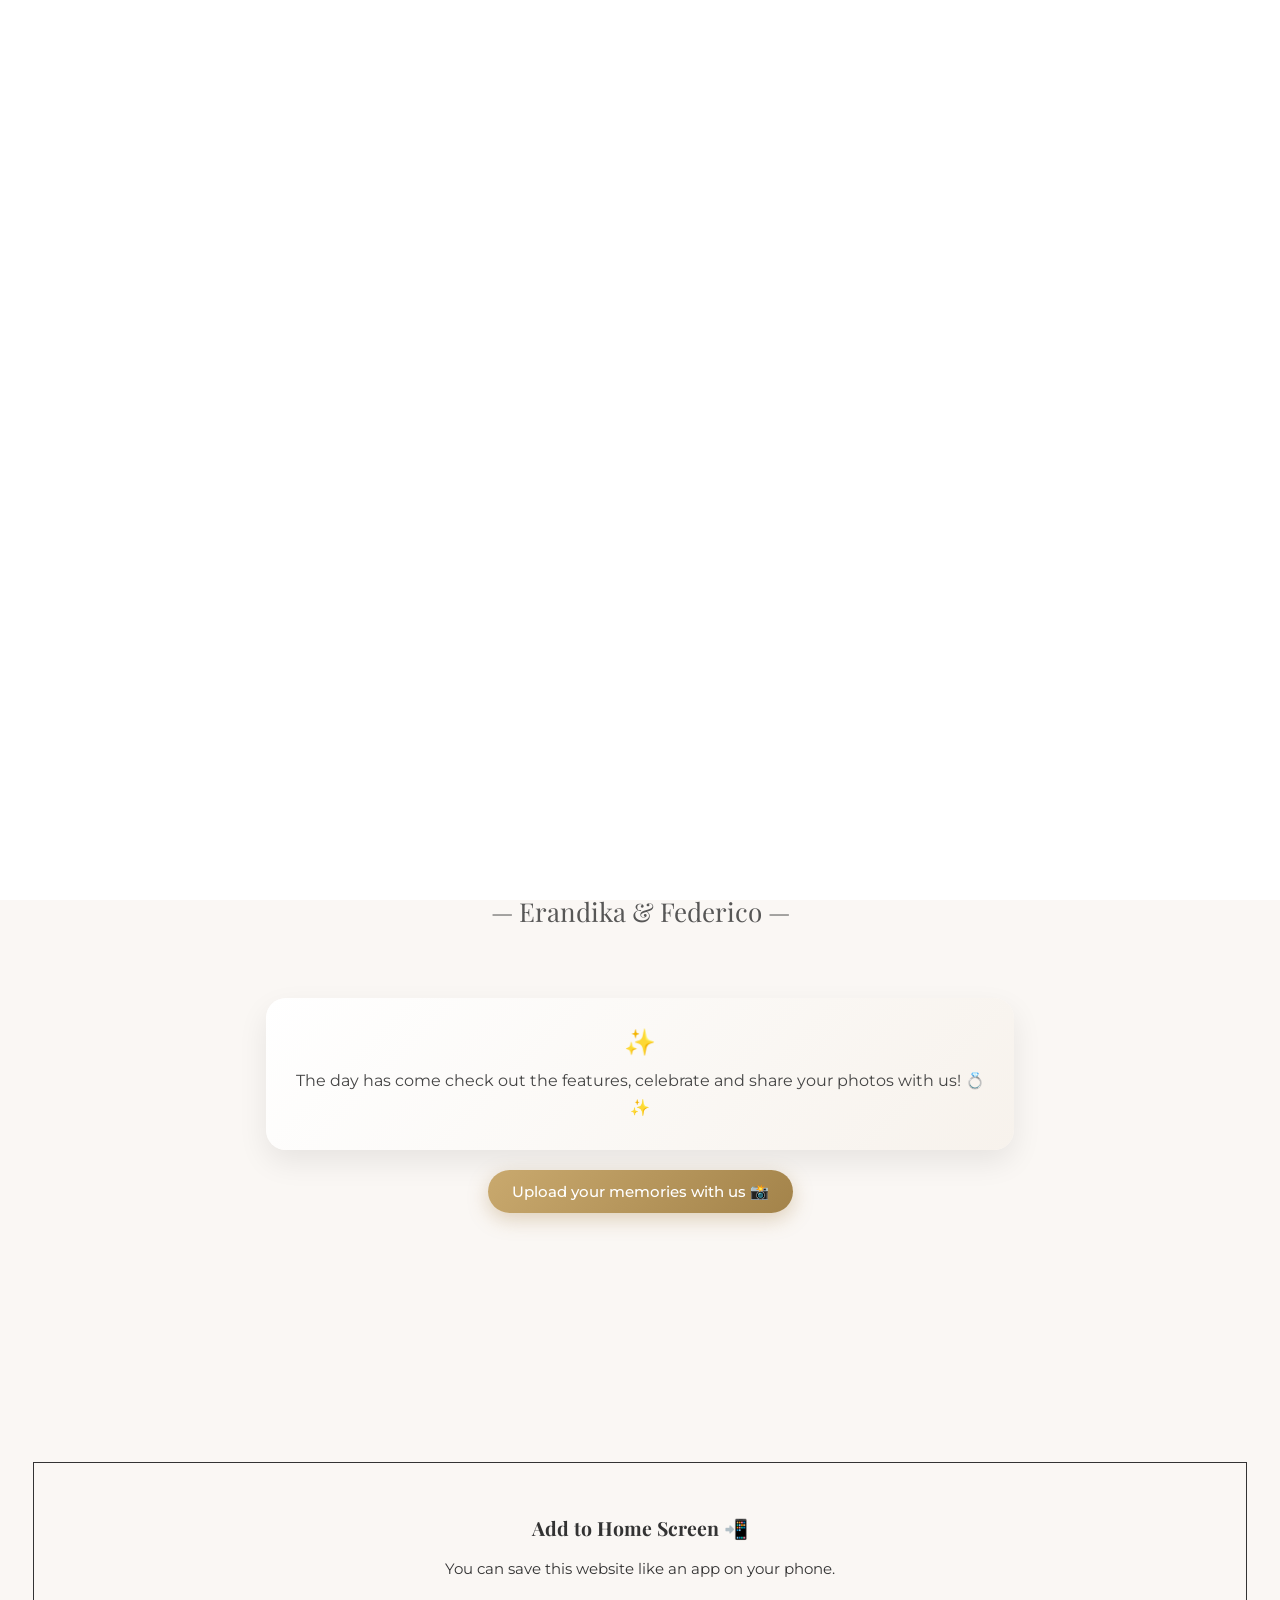
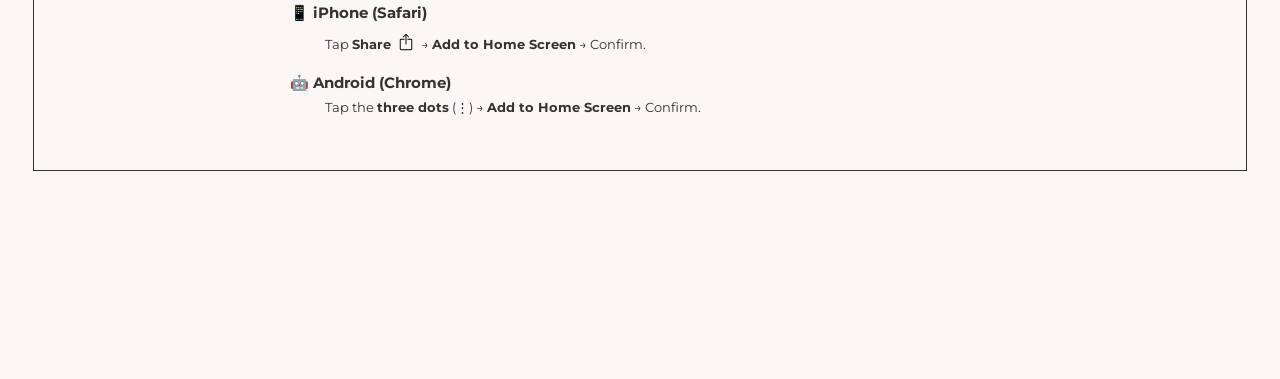
<file: index.html>
<!DOCTYPE html>
<html lang="it">
<head>
  <meta charset="UTF-8">
  <title>Wedding Day 💍</title>
  <meta name="viewport" content="width=device-width, initial-scale=1.0">
  <link href="https://unpkg.com/aos@2.3.4/dist/aos.css" rel="stylesheet">
  <link rel="icon" type="image/png" href="assets/img/wedding-logo.png">
  <link rel="apple-touch-icon" href="assets/img/wedding-logo.png">
  <meta property="og:title" content="Save the date, here we are! Erandika & Federico 💍">
  <meta property="og:description" content="Scopri tutti i dettagli e conferma la tua presenza">
  <meta property="og:image" content="https://federicoerandika-max.github.io/weddingDay/preview.jpg">
  <meta property="og:url" content="https://federicoerandika-max.github.io/weddingDay">

  <link href="https://fonts.googleapis.com/css2?family=Playfair+Display:wght@400;600&family=Montserrat:wght@300;500&display=swap" rel="stylesheet">
  <link rel="stylesheet" href="assets/css/future-updates.css">
  <link rel="stylesheet" href="assets/css/photo-share.css">
  <link rel="stylesheet" href="assets/css/gallery.css">
  <link rel="stylesheet" href="assets/css/navbarstyles.css">
  <link rel="stylesheet" href="assets/css/table-finder.css">
  
  <style>
    [data-aos] {
      transition-property: transform, opacity;
    }
    
    body {
      margin: 0;
      font-family: 'Montserrat', sans-serif;
      background: #faf7f4;
      color: #333;
      text-align: center;
    }

    h1, h2 {
      font-family: 'Playfair Display', serif;
    }

    .container {
      max-width: 900px;
      margin: auto;
      padding: 20px;
    }

    .lang-switch {
      margin-bottom: 15px;
    }

    .lang-switch button {
      border: none;
      background: white;
      padding: 8px 14px;
      margin: 0 5px;
      border-radius: 20px;
      cursor: pointer;
      box-shadow: 0 4px 10px rgba(0,0,0,0.1);
    }

    .video-wrapper {
      position: relative;
      border-radius: 16px;
      overflow: hidden;
    }

    video {
      width: 100%;
      border-radius: 16px;
    }

    .tooltip {
      position: absolute;
      background: rgba(255,255,255,0.95);
      padding: 12px 18px;
      border-radius: 20px;
      font-weight: 500;
      cursor: pointer;
      box-shadow: 0 8px 20px rgba(0,0,0,0.15);
      display: none;
      animation: fadeIn 1s ease forwards;
    }

    .tooltip.location {
      top: 8%;
      left: 5%;
    }

    .tooltip.date {
      bottom: 8%;
      right: 5%;
    }

    @keyframes fadeIn {
      from { opacity: 0; transform: scale(0.9); }
      to { opacity: 1; transform: scale(1); }
    }

    .countdown {
      display: flex;
      justify-content: center;
      gap: 15px;
      margin: 30px 0;
    }

    .countdown div {
      background: white;
      padding: 15px;
      border-radius: 14px;
      min-width: 70px;
      box-shadow: 0 5px 15px rgba(0,0,0,0.08);
    }

    iframe {
      width: 100%;
      min-height: 900px;
      border: none;
      border-radius: 20px;
      margin-top: 30px;
    }

    @media (max-width: 600px) {
      .tooltip.location { top: 10%; left: 5%; }
      .tooltip.date { bottom: 10%; right: 5%; }
      .countdown {
        gap: 10px;
      }
    
      .countdown div {
        padding: 12px;
        min-width: 60px;
        font-size: 14px;
      }
    }

    #intro {
      max-width: 700px;
      margin: auto;
      font-size: 16px;
    }

    #addToHome, #iosSteps, #androidSteps {
      font-size: 13px;
      padding: 5%;
    }

    #signature {
      margin-top: 40px;
      font-family: 'Playfair Display', serif;
      font-size: 26px;
      color: #444;
      opacity: 0.9;
    }

    #signature::before {
      content: "— ";
    }

    #signature::after {
      content: " —";
    }

    @media (max-width: 600px) {
      #signature {
        font-size: 22px;
      }
      

      iframe {
        min-height: 1980px;
      }
    }

    body.lock-scroll {
      overflow: hidden;
    }

    .video-wrapper.fullscreen {
      position: fixed;
      inset: 0;
      z-index: 999;
      border-radius: 0;
    }

    .video-wrapper.fullscreen video {
      height: 100vh;
      object-fit: contain;
      background: white;
      border-radius: 0;
    }

    .info-buttons {
      display: flex;
      flex-wrap: wrap;
      justify-content: center;
      gap: 15px;
      margin: 40px 0;
    }

    .info-buttons button {
      border: none;
      background: white;
      padding: 14px 22px;
      border-radius: 30px;
      font-size: 15px;
      cursor: pointer;
      box-shadow: 0 6px 18px rgba(0,0,0,0.1);
    }

    @keyframes videoExit {
      from {
        transform: scale(1);
        opacity: 1;
      }
      to {
        transform: scale(0.92);
        opacity: 0;
      }
    }

    .video-wrapper.exit {
      animation: videoExit 1s ease forwards;
    }

    .iban, .name {
        margin: 25px 0;
        padding: 20px;
        border-radius: 16px;
        background: #f6f3f0;
        font-weight: 500;
        letter-spacing: 0.5px;
        word-break: break-all;
        cursor: pointer;
        transition: transform .15s ease, background .15s ease;
    }

    iban:active {
        transform: scale(0.97);
        background: #ece7e2;
    }

    a {
        display: inline-block;
        margin-top: 25px;
        padding: 12px 24px;
        border-radius: 30px;
        background: #fff;
        color: #333;
        text-decoration: none;
        box-shadow: 0 5px 15px rgba(0, 0, 0, 0.1);
    }

    #giftSheet {
      position: fixed;
      inset: 0;
      background: rgba(0,0,0,0.4);
      display: none;
      z-index: 2000;
    }

    #giftSheet.active {
      display: block;
    }

    .sheet-content {
      position: absolute;
      bottom: 0;
      width: 90%;
      background: #faf7f4;
      border-radius: 24px 24px 0 0;
      padding: 30px 20px;
      animation: slideUp .4s ease;
    }

    .sheet-handle {
      width: 40px;
      height: 5px;
      background: #ccc;
      border-radius: 10px;
      margin: 0 auto 15px;
    }

    @keyframes slideUp {
        from {
            transform: translateY(100%);
        }

        to {
            transform: translateY(0);
        }
    }

    button#closeButton {
      background: white;
      padding: 5px 10px;
      border-radius: 6px;
      border: 1px solid white;
      font-family: 'Montserrat', sans-serif;
    }

    .sheet-content {
      transition: transform 0.35s ease;
      touch-action: none;
    }

    #giftSheet.closing .sheet-content {
      transform: translateY(100%);
    }

    .sheet-handle {
      animation: handlePulse 2s infinite;
    }

    @keyframes handlePulse {
      0%, 100% { opacity: 0.6; }
      50% { opacity: 1; }
    }

    #giftSheet {
      pointer-events: none;
    }

    #giftSheet.active {
      pointer-events: auto;
    }
    
    .site-footer {
      margin-top: 80px;
      padding: 30px 20px;
      background: #f3eee9;
      color: #666;
      font-size: 0.9rem;
      border-top: 1px solid rgba(0,0,0,0.05);
    }
    
    .site-footer strong {
      font-family: 'Playfair Display', serif;
      font-weight: 600;
      color: #333;
    }
    
    .site-footer p {
      margin: 0;
      line-height: 1.6;
    }

    /* animazioni in out */
    .fade-in-up {
      opacity: 0;
      transform: translateY(30px);
      transition: all .6s ease;
    }

    .fade-in-up.visible {
      opacity: 1;
      transform: translateY(0);
    }

    .fade-out-down {
      opacity: 0;
      transform: translateY(20px);
    }

    .hidden {
      display: none !important;
    }

    
    /* Action buttons */
    .ig-actions {
      display: flex;
      justify-content: center;
      gap: 12px;
      margin: 20px 0 28px;
      flex-wrap: wrap;
    }

    .ig-btn {
      display: flex;
      align-items: center;
      gap: 8px;
      padding: 12px 24px;
      border: none;
      border-radius: 30px;
      font-size: 15px;
      font-family: 'Montserrat', sans-serif;
      font-weight: 500;
      cursor: pointer;
      transition: all 0.3s ease;
    }
    
    .ig-btn-primary {
      background: linear-gradient(135deg, #c9a96e, #a3834a);
      color: white;
      box-shadow: 0 6px 20px rgba(169, 131, 74, 0.35);
    }

    .ig-btn-primary:hover {
      transform: translateY(-2px);
      box-shadow: 0 10px 28px rgba(169, 131, 74, 0.4);
    }

    /* ================== LOGIN OVERLAY ================== */
    .login-overlay {
      position: fixed;
      inset: 0;
      z-index: 3000;
      background: rgba(250, 247, 244, 0.97);
      backdrop-filter: blur(16px);
      display: flex;
      align-items: center;
      justify-content: center;
      opacity: 0;
      transition: opacity 0.6s ease;
    }

    .login-overlay.visible {
      opacity: 1;
    }

    .login-overlay.fade-out {
      opacity: 0;
      pointer-events: none;
    }

    .login-card {
      background: #fff;
      border-radius: 28px;
      padding: 48px 36px 40px;
      max-width: 420px;
      width: 90%;
      box-shadow: 0 20px 60px rgba(0, 0, 0, 0.08), 0 4px 16px rgba(0, 0, 0, 0.04);
      text-align: center;
      transform: translateY(30px) scale(0.96);
      opacity: 0;
      transition: transform 0.5s cubic-bezier(0.2, 0.8, 0.2, 1) 0.15s,
                  opacity 0.5s ease 0.15s;
    }

    .login-overlay.visible .login-card {
      transform: translateY(0) scale(1);
      opacity: 1;
    }

    .login-logo {
      font-size: 48px;
      margin-bottom: 8px;
      animation: loginPulse 2.5s infinite;
    }

    @keyframes loginPulse {
      0%, 100% { transform: scale(1); }
      50% { transform: scale(1.08); }
    }

    .login-title {
      font-family: 'Playfair Display', serif;
      font-size: 1.6rem;
      color: #333;
      margin: 0 0 6px;
    }

    .login-subtitle {
      font-size: 0.92rem;
      color: #888;
      margin: 0 0 32px;
      line-height: 1.5;
    }

    .login-field {
      position: relative;
      margin-bottom: 22px;
    }

    .login-field input {
      width: 100%;
      padding: 16px 18px;
      border: 2px solid #e8e2dc;
      border-radius: 14px;
      font-family: 'Montserrat', sans-serif;
      font-size: 15px;
      color: #333;
      background: #faf7f4;
      outline: none;
      transition: border-color 0.25s ease, box-shadow 0.25s ease;
      box-sizing: border-box;
    }

    .login-field input:focus {
      border-color: #c9a96e;
      box-shadow: 0 0 0 3px rgba(201, 169, 110, 0.15);
    }

    .login-field label {
      position: absolute;
      left: 18px;
      top: 50%;
      transform: translateY(-50%);
      font-size: 15px;
      color: #aaa;
      pointer-events: none;
      transition: all 0.2s ease;
      background: transparent;
      padding: 0 4px;
    }

    .login-field input:focus + label,
    .login-field input:not(:placeholder-shown) + label {
      top: -1px;
      transform: translateY(-50%) scale(0.85);
      color: #c9a96e;
      background: #fff;
      border-radius: 4px;
    }

    /* Nasconde il placeholder nativo ma lo usa per il selettore :placeholder-shown */
    .login-field input::placeholder {
      color: transparent;
    }

    .login-btn {
      width: 100%;
      padding: 16px;
      border: none;
      border-radius: 30px;
      background: linear-gradient(135deg, #c9a96e, #a3834a);
      color: #fff;
      font-family: 'Montserrat', sans-serif;
      font-size: 15px;
      font-weight: 600;
      cursor: pointer;
      margin-top: 8px;
      box-shadow: 0 6px 20px rgba(169, 131, 74, 0.35);
      transition: transform 0.2s ease, box-shadow 0.2s ease;
    }

    .login-btn:hover {
      transform: translateY(-2px);
      box-shadow: 0 10px 28px rgba(169, 131, 74, 0.45);
    }

    .login-btn:active {
      transform: translateY(0) scale(0.98);
    }

    @media (max-width: 600px) {
      .login-card {
        padding: 36px 24px 32px;
      }

      .login-title {
        font-size: 1.35rem;
      }
    }

    /* RSVP Confirmed Banner */
    .rsvp-confirmed {
      background: linear-gradient(135deg, #f5f0e8, #faf7f4);
      border: 2px solid #d4c5a9;
      border-radius: 20px;
      padding: 32px 24px;
      margin: 20px auto;
      max-width: 500px;
      text-align: center;
      box-shadow: 0 8px 24px rgba(201, 169, 110, 0.12);
    }

    .rsvp-confirmed.hidden {
      display: none;
    }

    .rsvp-confirmed-icon {
      font-size: 2.5rem;
      margin-bottom: 12px;
    }

    .rsvp-confirmed h3 {
      font-family: 'Playfair Display', serif;
      font-size: 1.3rem;
      color: #a3834a;
      margin: 0 0 10px;
    }

    .rsvp-confirmed p {
      font-size: 0.95rem;
      color: #666;
      line-height: 1.6;
      margin: 0;
    }

  </style>
</head>

<body>

<!-- LOGIN OVERLAY -->
<div id="loginOverlay" class="login-overlay" style="display:none;">
  <div class="login-card">
    <div class="login-logo">💍</div>
    <h2 class="login-title" id="loginTitle"></h2>
    <p class="login-subtitle" id="loginSubtitle"></p>

    <form id="loginForm" autocomplete="off">
      <div class="login-field">
        <input type="text" id="loginNome" placeholder=" " required autocomplete="given-name" />
        <label for="loginNome" id="loginNomeLabel"></label>
      </div>
      <div class="login-field">
        <input type="text" id="loginCognome" placeholder=" " required autocomplete="family-name" />
        <label for="loginCognome" id="loginCognomeLabel"></label>
      </div>
      <button type="submit" class="login-btn" id="loginBtn"></button>
    </form>
  </div>
</div>

    <header class="navbar hidden" >
        <div class="nav-container">
          <a href="index.html" class="nav-logo">Federico & Erandika</a>
      
          <button class="nav-toggle" id="navToggle" aria-label="Menu">
            ☰
          </button>
        </div>
      
        <nav class="nav-links" id="navLinks">
          <a href="index.html" class="nav-link">Home</a>
          <a href="pages/timeline.html" class="nav-link navTimeline hidden" id="navTimeline">Timeline 🕒</a>
          <a href="pages/poruwa.html" class="nav-link hidden" id="navPoruwa"></a>
          <a href="pages/image-upload.html" class="nav-link" id="navImageUpload"></a>
          <a href="pages/shuttle.html" class="nav-link hidden" id="navShuttle"></a>
          <a href="pages/gift.html" class="nav-link" id="navGift"></a>
          <a href="https://itunes.apple.com/it/app/wedshoots/id660256196?ls=1" class="nav-link last" id="navWedshoots"></a>
          <!-- <a href="pages/timeline.html" class="nav-link" id="navFAQ"></a> -->
        </nav>
      </header>
      

<div class="container">

  <!-- LANGUAGE SWITCH -->
  <div class="lang-switch">
    <button onclick="setLanguage('it')">🇮🇹 Italiano</button>
    <button onclick="setLanguage('en')">🇬🇧 English</button>
    <button onclick="setLanguage('si')">🇱🇰 සිංහල</button>
  </div>

  <h1 id="title"></h1>

  <!-- VIDEO -->
  <div class="video-wrapper">
    <video id="weddingVideo" autoplay muted playsinline>
      <source id="videoSource" src="" type="video/mp4">
    </video>

    <div class="tooltip location" onclick="openMaps()">📍 <span id="locationLabel"></span></div>
    <div class="tooltip date" onclick="addToCalendar()">
      <img src="assets/img/june-11-calendar.png" alt="calendar icon" width="50" height="50" style="
            border: none;
            margin: -13px;
            position: relative;
            top: 4px;
        "> <span id="dateLabel"></span>
    </div>

  </div>

  <!-- COUNTDOWN -->
   <section id="countdownSection">
    <h2 id="countdownTitle" data-aos="fade-up"></h2>
    <div class="countdown" id="countdown" data-aos="zoom-in" data-aos-delay="300"></div>
   </section>
  
  <!-- TABLE FINDER (visibile solo il giorno del matrimonio) -->
  <section id="tableFinder" class="table-finder hidden" data-aos="fade-up">
    <br>
    <h2 id="tfTitle"></h2>
    <p class="tf-subtitle" id="tfSubtitle"></p>

    <!-- Form di ricerca con autocomplete -->
    <div class="tf-search-form" id="tfSearchForm">
      <div class="tf-autocomplete-wrapper">
        <input type="text" id="tfInput" autocomplete="off">
        <ul class="tf-dropdown" id="tfDropdown"></ul>
      </div>
    </div>

    <!-- Risultato -->
    <div class="tf-result" id="tfResult">
      <div class="tf-result-card">
        <img src="assets/img/white-jasmine-flower.png" class="tf-table-icon" width="50" height="50" style="place-self: anchor-center;">
        <p class="tf-guest-name" id="tfGuestName"></p>
        <p class="tf-table-name" id="tfTableName"></p>
      </div>
      <br>
      <button class="tf-change-btn" onclick="resetTableFinder()" id="tfChangeBtn"></button>
    </div>

    <!-- Non trovato -->
    <p class="tf-not-found" id="tfNotFound"></p>
  </section>

  <!-- TEXT -->
  <p id="intro" style="margin-top:30px; line-height:1.7;" data-aos="fade-up" data-aos-delay="150"></p>

  <br><br>
  <div id="signature" data-aos="fade-up" data-aos-anchor="#formTitle" data-aos-delay="300">
    <span id="signatureText"></span>
  </div>

  <!-- FORM -->
  <h2 id="formTitle" data-aos="fade-up"></h2>
  <div id="moduleForm">
    <iframe id="rsvpIframe"
      src="https://docs.google.com/forms/d/e/1FAIpQLSdMn0MNh3PHIAVU8OO1W1rGzOxo4_UyxrAfP-YkgaRZuObMDg/viewform?embedded=true"
      width="100%"
      height="900"
      frameborder="0"
      marginheight="0"
      marginwidth="0">
    </iframe>
  </div>

  <!-- RSVP CONFIRMED BANNER -->
  <div id="rsvpConfirmed" class="rsvp-confirmed hidden" data-aos="fade-up">
    <div class="rsvp-confirmed-icon">✅</div>
    <h3 id="rsvpConfirmedTitle"></h3>
    <p id="rsvpConfirmedText"></p>
  </div>
  


  <br>
  <div class="future-updates" data-aos="fade-up" data-aos-delay="150">
    <span class="future-icon">✨</span>
    <p id="futureUpdates"></p>
  </div>

  <div id="instagramShare" class="instagram-share hidden" data-aos="zoom-in">
    <p style="margin-top:12px; font-size:0.85rem; opacity:0.7;" id="tagAdvice">
    </p>

    <button class="ig-button" onclick="openInstagram()" id="shareOnInstagram">
    </button>
    <br>
    <button id="wedshootsBtn"
        class="action-btn"
        data-i18n="wedshoots_btn" onclick="onClickShareAPhoto()">
    </button>
    <br>
    <br>   
  </div>

  <div style="text-align:center; margin: 20px 0;" data-aos="fade-up">
    <div class="ig-actions">
      <button id="imageUploadBtn" class="ig-btn ig-btn-primary" onclick="window.location.href='pages/image-upload.html'">
      </button>
    </div>
  </div>

  <div class="info-buttons fade-in-up" id="info-buttons">
  <div id="btn-timeline" class="btn-timeline hidden">
      <button onclick="window.location.href='pages/timeline.html'">
        <span id="timeline"></span>
      </button>
      <br>
    </div>
    <button onclick="openMaps()">📍 <span id="btnLocation"></span></button>
    <button onclick="addToCalendar()">
      <img src="assets/img/june-11-calendar.png" alt="calendar icon" width="50" height="50" style="
            border: none;
            margin: -13px;
            position: relative;
            top: 4px;
        "> <span id="btnDate"></span>
    </button>
    <button onclick="openGift()">🎁 <span id="btnGift"></span></button>
  </div>
</div>

<section id="hashtagGallery" class="hashtag-gallery hidden" data-aos="fade-up">
  <h3 id="hashtagGalleryTitle"></h3>
  <p id="publishedPhotos">
  </p>

  <div class="gallery-embed">
    <!-- iframe servizio hashtag qui -->
  </div>
</section>

<section id="addToHome" data-aos="fade-up" style="margin: 33px;border: 1px solid;padding: 36px;">
  <h2 id="addHomeTitle"></h2>

  <div style="max-width:700px;margin:auto;font-size:15px;line-height:1.6;">
    <p id="addHomeIntro"></p>

    <div style="text-align:left;margin-top:20px;">
      <p><strong>📱 iPhone (Safari)</strong><br>
        <span id="iosSteps"></span>
      </p>

      <p><strong>🤖 Android (Chrome)</strong><br>
        <span id="androidSteps"></span>
      </p>
    </div>
  </div>
</section>

<script src="https://unpkg.com/aos@2.3.4/dist/aos.js"></script>
<script>
  /* ================== TRANSITIONS ================== */
  AOS.init({
    duration: 900,
    once: true,
    easing: 'ease-out-cubic'
  });
</script>
  
<script>
  
/* ================== GOOGLE SHEET URLs ================== */
var GUESTS_SHEET_URL = 'https://docs.google.com/spreadsheets/d/e/2PACX-1vTv0sAQizXGMHHs1H4HWGJbU0IxfBtETmMXL9xjddaYy-laAelScz4M_rv9poFMKQ/pub?gid=762749412&single=true&output=csv';
var RSVP_SHEET_URL = 'https://docs.google.com/spreadsheets/d/e/2PACX-1vTv0sAQizXGMHHs1H4HWGJbU0IxfBtETmMXL9xjddaYy-laAelScz4M_rv9poFMKQ/pub?gid=1436105538&single=true&output=csv';
var SHUTTLE_SHEET_URL = 'https://docs.google.com/spreadsheets/d/e/2PACX-1vTv0sAQizXGMHHs1H4HWGJbU0IxfBtETmMXL9xjddaYy-laAelScz4M_rv9poFMKQ/pub?gid=1040290849&single=true&output=csv';
  
/* ================== TRANSLATIONS ================== */
const translations = {
  it: {
    title: "Ci sposiamo 💍",
    countdownTitle: "Countdown al grande giorno",
    formTitle: "Conferma la tua presenza",
    location: "Location",
    date: "Salva la data",
    intro: `
        Ebbene sì… ci siamo!<br><br>
        Dopo tanta (tantissima!) attesa, possiamo dirlo ad alta voce: <strong>ci sposiamo! 👰🏽‍♀️🤵🏾‍♂️</strong><br><br>
        In questa pagina troverete un breve <strong>modulo da compilare</strong>, ci aiuterà a organizzare tutto al meglio
        e a prenderci cura di ogni dettaglio, vi chiediamo solo di farci sapere <strong>entro il 30 marzo</strong>:<br><br>
        Avervi accanto in questo giorno così importante per noi renderà tutto ancora più speciale.<br><br>
        Non vediamo l’ora di festeggiare, emozionarci e vivere questo momento insieme a voi,
        con le persone che amiamo davvero ❤️✨
    `,
    futureUpdates: "Seguiranno a breve ulteriori dettagli dell\'evento.",
    addHomeTitle: "Aggiungi alla Home 📲",
    addHomeIntro: "Puoi salvare questo sito come se fosse un’app sul tuo telefono.",
    iosSteps: `Tocca il pulsante <strong>Condividi</strong> <img src="assets/img/share-apple.svg" alt="share icon" width="24" height="24" style="position: relative;top: 6px;" onclick="addToHome()"> → <strong>Aggiungi alla schermata Home</strong> → Conferma.`,
    androidSteps: "Tocca i <strong>tre puntini</strong> (⋮) → <strong>Aggiungi a schermata Home</strong> → Conferma.",
    signature: "Erandika & Federico",
    btnLocation: "Location",
    btnDate: "Salva la data",
    btnGift: "Se desiderate farci un regalo, il dono più grande per noi sarà avervi accanto. Per chi lo desidera, qui trovate le coordinate per un pensiero libero e spontaneo ❤️",
    giftTitle: "Un pensiero per noi 🎁",
    giftText: "Il regalo più grande per noi sarà avervi accanto in questo giorno speciale.<br><br>Per chi lo desidera, qui trovate le coordinate per un pensiero libero e spontaneo ❤️",
    iban: "IBAN: IT78 L030 6909 4831 0000 001 1214",
    copy: "Tocca per copiare",
    closeButton: 'Chiudi',
    name: "INTESTATARIO: <br> HARIN FEDERICO ATTYGALA",
    footer: "© 2026 — Sito realizzato con amore da<br><strong>Federico & Erandika</strong>",
    tagAdvice: `taggaci <strong id="tagEra">@erandikaconthrath</strong> e <strong id="tagFede">@harinfederico</strong>`,
    shareOnInstagram: "Condividi su Instagram 📸 ",
    publishedPhotos: `
      Tutte le foto verranno pubblicate con<br>
      <strong>#ErandikaFedericoWedding2026</strong>
    `,
    hashtagGalleryTitle: "Momenti condivisi ❤️",
    wedshoots_btn: `
      Condividi i tuoi scatti 📸<br>
      <small> (il codice è già copiato dovrai solo incollarlo) </small>
    `,
    imageUploadBtn: 'Carica i tuoi ricordi con noi 📸',
    formRevealed: 'Il grande giorno è arrivato, scopri tutte le funzionalità, festeggia e condividi le tue foto con noi! 💍✨',
    timeline: 'Segui la Timeline dell\'evento 🕒',
    navGift: 'Un pensiero per noi 🎁',
    navPoruwa: 'La cerimonia del Poruwa <img src="assets/img/white-jasmine-flower.png" class="tf-table-icon" width="26px" height="26px position: relative; top: 6px;" style="place-self: anchor-center;">',
    navFAQ: 'Domande frequenti',
    navImageUpload: 'Carica i tuoi ricordi con noi 📸',
    navWedshoots: 'Portati avanti e scairca Wedshoots <img src="assets/img/ico_wedshoots.svg" alt="WedShoots" width="26px" height="26px" style=" position: relative; top: 6px;">',
    navShuttle: 'Servizio Navetta 🚐',
    tfTitle: 'Trova il tuo tavolo <img src="assets/img/white-jasmine-flower.png" class="tf-table-icon" width="30" height="30" style="place-self: anchor-center;">',
    tfSubtitle: 'Inserisci il tuo nome per scoprire dove sei seduto',
    tfPlaceholder: 'Il tuo nome...',
    tfButton: 'Cerca',
    tfResultLabel: 'sei al',
    tfNotFound: 'Nome non trovato, prova con nome e cognome 🤔',
    tfChangeBtn: 'Cerca un altro nome',
    tableNotAssigned: 'Il tuo tavolo non è ancora stato assegnato. Ricontrolla più tardi o chiedi agli sposi 😊',
    rsvpConfirmedTitle: 'Presenza confermata! 🎉',
    rsvpConfirmedText: 'Grazie per aver compilato il modulo, la tua risposta è stata registrata. Non vediamo l\'ora di averti con noi!',
    loginTitle: 'Benvenuto!',
    loginSubtitle: 'Dicci chi sei, così potremo rendere<br>la tua esperienza ancora più speciale ✨',
    loginNomeLabel: 'Nome',
    loginCognomeLabel: 'Cognome',
    loginBtn: 'Entra 💍'
  },
  en: {
    title: "We’re getting married 💍",
    countdownTitle: "Countdown to the big day",
    formTitle: "RSVP",
    location: "Location",
    date: "Save the date",
    intro: `
      Here we are… it’s finally happening!<br><br>
      After so much (so, so much!) waiting, we can finally say it out loud:
      <strong>we’re getting married! 👰🏽‍♀️🤵🏾‍♂️</strong><br><br>
      On this page you’ll find a <strong>short form to fill out</strong> — it will help us organize everything
      as smoothly as possible and take care of all the little details, please let us know <strong>by March 30th</strong>:<br><br>
      Having you by our side on such an important day will make it even more special.<br><br>
      We can’t wait to celebrate, get emotional, and share this moment with you,
      with the people we truly love ❤️✨
    `,
    futureUpdates: "Stay tuned for more updates regarding the event.",
    addHomeTitle: "Add to Home Screen 📲",
    addHomeIntro: "You can save this website like an app on your phone.",
    iosSteps: `Tap <strong>Share</strong> <img src="assets/img/share-apple.svg" alt="share icon" width="24" height="24" style="position: relative;top: 6px;" onclick="addToHome()"> → <strong>Add to Home Screen</strong> → Confirm.`,
    androidSteps: "Tap the <strong>three dots</strong> (⋮) → <strong>Add to Home Screen</strong> → Confirm.",
    signature: "Erandika & Federico",
    btnLocation: "Location",
    btnDate: "Save the date",
    btnGift: "Having you with us is the greatest gift. For those who wish, here you’ll find the details for a small, heartfelt thought ❤️",
    giftTitle: "A little thought for us 🎁",
    giftText: "Having you with us is the greatest gift.<br><br>For those who wish, here are the details for a small, heartfelt thought ❤️",
    iban: "IBAN: IT78 L030 6909 4831 0000 001 1214",
    copy: "Click to copy",
    closeButton: 'Close',
    name: "ACCOUNT HOLDER: <br> HARIN FEDERICO ATTYGALA",
    footer: "© 2026 — Website lovingly crafted by<br><strong>Federico & Erandika</strong>",
    tagAdvice: `tag us <strong id="tagEra">@erandikaconthrath</strong> & <strong id="tagFede">@harinfederico</strong>`,
    shareOnInstagram: "Share on Instagram 📸",
    publishedPhotos: `
      All the photos will be shared with<br>
      <strong>#ErandikaFedericoWedding2026</strong>
    `,
    hashtagGalleryTitle: "Shared moments ❤️",
    wedshoots_btn: `
        Share your photos 📸<br>
        <small> (the code is already copied, you just need to paste it) </small>
    `,
    imageUploadBtn: 'Upload your memories with us 📸',
    formRevealed: 'The day has come check out the features, celebrate and share your photos with us! 💍✨',
    timeline: 'Follow the timeline of the event 🕒',
    navGift: 'A little thought for us 🎁',
    navPoruwa: 'The Poruwa Ceremony <img src="assets/img/white-jasmine-flower.png" class="tf-table-icon" width="26px" height="26px position: relative; top: 6px;" style="place-self: anchor-center;">',
    navFAQ: 'Frequently asked questions',
    navImageUpload: 'Upload your memories with us 📸',
    navWedshoots: 'Get ahead and download Wedshoots <img src="assets/img/ico_wedshoots.svg" alt="WedShoots" width="26px" height="26px" style=" position: relative; top: 6px;">',
    navShuttle: 'Shuttle Service 🚐',
    tfTitle: 'Find your table <img src="assets/img/white-jasmine-flower.png" class="tf-table-icon" width="50" height="50" style="place-self: anchor-center;">',
    tfSubtitle: 'Enter your name to find your seat',
    tfPlaceholder: 'Your name...',
    tfButton: 'Search',
    tfResultLabel: 'you\'re at',
    tfNotFound: 'Name not found, try with first and last name 🤔',
    tfChangeBtn: 'Search another name',
    tableNotAssigned: 'Your table hasn\'t been assigned yet. Check back later or ask the newlyweds 😊',
    rsvpConfirmedTitle: 'Attendance confirmed! 🎉',
    rsvpConfirmedText: 'Thank you for filling out the form, your response has been recorded. We can\'t wait to have you with us!',
    loginTitle: 'Welcome!',
    loginSubtitle: 'Tell us who you are, so we can make<br>your experience even more special ✨',
    loginNomeLabel: 'First Name',
    loginCognomeLabel: 'Last Name',
    loginBtn: 'Enter 💍'
  },
  si: {
    title: "අපි විවාහ වෙනවා 💍",
    countdownTitle: "ලොකු දවසට ඉතිරි කාලය",
    formTitle: "ඔබේ සහභාගිත්වය තහවුරු කරන්න",
    location: "ස්ථානය",
    date: "දිනය සුරකින්න",
    intro: `
        ඔව්… මේ ඒක!<br><br>
        බොහෝ (ගොඩක්!) බලාපොරොත්තුවෙන් පසු, අපට හඬ නඟා කියන්න පුළුවන්:
        <strong>අපි විවාහ වෙනවා! 👰🏽‍♀️🤵🏾‍♂️</strong><br><br>
        මෙම පිටුවේ <strong>කෙටි පෝරමයක්</strong> ඇත — සියල්ල හොඳින් සැලසුම් කිරීමට
        සහ සෑම විස්තරයක්ම සැලකිලිමත් වීමට එය අපට උපකාරී වේ. කරුණාකර
        <strong>මාර්තු 30 ට පෙර</strong> අපට දන්වන්න:<br><br>
        මෙතරම් වැදගත් දිනයක ඔබ අප ළඟ සිටීම සියල්ල තවත් විශේෂ කරනු ඇත.<br><br>
        සැමරීමට, හැඟීම්බර වීමට, සහ මෙම මොහොත ඔබ සමඟ — අප සැබවින්ම
        ආදරය කරන අය සමඟ — බෙදා ගැනීමට අපි බලා සිටිනවා ❤️✨
    `,
    futureUpdates: "උත්සවය පිළිබඳ වැඩිදුර තොරතුරු ඉක්මනින් එනු ඇත.",
    addHomeTitle: "මුල් පිටුවට එකතු කරන්න 📲",
    addHomeIntro: "ඔබට මෙම වෙබ් අඩවිය ඔබේ දුරකථනයේ යෙදුමක් ලෙස සුරැකිය හැකිය.",
    iosSteps: `<strong>Share</strong> <img src="assets/img/share-apple.svg" alt="share icon" width="24" height="24" style="position: relative;top: 6px;" onclick="addToHome()"> ඔබන්න → <strong>Add to Home Screen</strong> → තහවුරු කරන්න.`,
    androidSteps: "<strong>තිත් තුන</strong> (⋮) ඔබන්න → <strong>Add to Home Screen</strong> → තහවුරු කරන්න.",
    signature: "එරන්දිකා & ෆෙඩෙරිකෝ",
    btnLocation: "ස්ථානය",
    btnDate: "දිනය සුරකින්න",
    btnGift: "ඔබ අප සමඟ සිටීම ලොකුම තෑග්ගයි. කැමති අයට, මෙහි කුඩා, හෘදයාංගම සිතුවිල්ලක් සඳහා විස්තර ඇත ❤️",
    giftTitle: "අපට කුඩා සිතුවිල්ලක් 🎁",
    giftText: "ඔබ අප සමඟ සිටීම ලොකුම තෑග්ගයි.<br><br>කැමති අයට, මෙහි කුඩා, හෘදයාංගම සිතුවිල්ලක් සඳහා විස්තර ඇත ❤️",
    iban: "IBAN: IT78 L030 6909 4831 0000 001 1214",
    copy: "පිටපත් කිරීමට ඔබන්න",
    closeButton: 'වසන්න',
    name: "ගිණුම් හිමියා: <br> HARIN FEDERICO ATTYGALA",
    footer: "© 2026 — ආදරයෙන් නිර්මාණය කළේ<br><strong>ෆෙඩෙරිකෝ & එරන්දිකා</strong>",
    tagAdvice: `අපව ටැග් කරන්න <strong id="tagEra">@erandikaconthrath</strong> සහ <strong id="tagFede">@harinfederico</strong>`,
    shareOnInstagram: "Instagram වල බෙදා ගන්න 📸",
    publishedPhotos: `
      සියලුම ඡායාරූප බෙදා ගන්නේ<br>
      <strong>#ErandikaFedericoWedding2026</strong>
    `,
    hashtagGalleryTitle: "බෙදාගත් මොහොත් ❤️",
    wedshoots_btn: `
        ඔබේ ඡායාරූප බෙදා ගන්න 📸<br>
        <small> (කේතය දැනටමත් පිටපත් කර ඇත, ඔබට එය ඇලවීම පමණයි) </small>
    `,
    imageUploadBtn: 'ඔබේ මතක උඩුගත කරන්න 📸',
    formRevealed: 'ලොකු දවස පැමිණ ඇත, විශේෂාංග බලන්න, සමරන්න සහ ඔබේ ඡායාරූප අප සමඟ බෙදා ගන්න! 💍✨',
    timeline: 'උත්සවයේ කාලසටහන 🕒',
    navGift: 'අපට කුඩා සිතුවිල්ලක් 🎁',
    navPoruwa: 'පොරුව උත්සවය <img src="assets/img/white-jasmine-flower.png" class="tf-table-icon" width="26px" height="26px position: relative; top: 6px;" style="place-self: anchor-center;">',
    navFAQ: 'නිතර අසන ප්‍රශ්න',
    navImageUpload: 'ඔබේ මතක උඩුගත කරන්න 📸',
    navWedshoots: 'Wedshoots බාගත කරන්න <img src="assets/img/ico_wedshoots.svg" alt="WedShoots" width="26px" height="26px" style=" position: relative; top: 6px;">',
    navShuttle: 'ෂටල් සේවාව 🚐',
    tfTitle: 'ඔබේ මේසය සොයන්න <img src="assets/img/white-jasmine-flower.png" class="tf-table-icon" width="30" height="30" style="place-self: anchor-center;">',
    tfSubtitle: 'ඔබේ ආසනය සොයා ගැනීමට ඔබේ නම ඇතුළත් කරන්න',
    tfPlaceholder: 'ඔබේ නම...',
    tfButton: 'සොයන්න',
    tfResultLabel: 'ඔබ සිටින්නේ',
    tfNotFound: 'නම හමු නොවීය, මුල් සහ අග නම සමඟ උත්සාහ කරන්න 🤔',
    tfChangeBtn: 'වෙනත් නමක් සොයන්න',
    tableNotAssigned: 'ඔබේ මේසය තවම පවරා නැත. පසුව නැවත පරීක්ෂා කරන්න හෝ මනමාලයන්ගෙන් අසන්න 😊',
    rsvpConfirmedTitle: 'සහභාගිත්වය තහවුරු කරන ලදී! 🎉',
    rsvpConfirmedText: 'පෝරමය පිරවීම ගැන ස්තුතියි, ඔබේ පිළිතුර වාර්තා කර ඇත. ඔබ අප සමඟ සිටීම අපි බලාපොරොත්තුවෙන් සිටිමු!',
    loginTitle: 'ආයුබෝවන්!',
    loginSubtitle: 'ඔබ කවුදැයි අපට කියන්න, එවිට අපට<br>ඔබේ අත්දැකීම තවත් විශේෂ කළ හැකිය ✨',
    loginNomeLabel: 'මුල් නම',
    loginCognomeLabel: 'අග නම',
    loginBtn: 'ඇතුල් වන්න 💍'
  },
  
};

var globalLanguage = {};

/* ================== LANGUAGE ================== */
function detectLanguage() {
  const saved = localStorage.getItem('lang');
  if (saved) return saved;

  const browserLang = navigator.language || navigator.userLanguage;
  if (browserLang.startsWith('si')) return 'si';
  if (browserLang.startsWith('en')) return 'en';
  return 'it';
}

function setLanguage(lang) {
  document.querySelectorAll('.tooltip').forEach(t => t.style.display = 'none')
  localStorage.setItem('lang', lang);
  applyLanguage(lang);
}

function applyLanguage(lang) {
  document.documentElement.lang = lang;

  globalLanguage = lang;

  const t = translations[lang];
  document.getElementById('title').innerHTML = t.title;
  document.getElementById('intro').innerHTML = t.intro;
  document.getElementById('countdownTitle').innerHTML = t.countdownTitle;
  document.getElementById('formTitle').innerHTML = t.formTitle;

  // ── RSVP Confirmed banner translations ──
  document.getElementById('rsvpConfirmedTitle').textContent = t.rsvpConfirmedTitle;
  document.getElementById('rsvpConfirmedText').textContent = t.rsvpConfirmedText;

  // ── Switch Google Form in base alla lingua ──
  const rsvpIframe = document.getElementById('rsvpIframe');
  if (rsvpIframe) {
    const formUrls = {
      it: 'https://docs.google.com/forms/d/e/1FAIpQLSdMn0MNh3PHIAVU8OO1W1rGzOxo4_UyxrAfP-YkgaRZuObMDg/viewform?embedded=true',
      en: 'https://docs.google.com/forms/d/e/1FAIpQLSdMn0MNh3PHIAVU8OO1W1rGzOxo4_UyxrAfP-YkgaRZuObMDg/viewform?embedded=true',
      si: 'https://docs.google.com/forms/d/e/1FAIpQLSe_sqe5CcwQNxNiB_-wtvZekOtQ7SnBO5ZXWYO8YQUKgdAO9g/viewform?embedded=true'
    };
    const newSrc = formUrls[lang] || formUrls.it;
    if (rsvpIframe.src !== newSrc) {
      rsvpIframe.src = newSrc;
    }
    // Altezza diversa per il form singalese
    rsvpIframe.style.minHeight = (lang === 'si') ? '1600px' : '900px';
  }

  document.getElementById('locationLabel').innerHTML = t.location;
  document.getElementById('dateLabel').innerHTML = t.date;
  if (dayHasCome() || isTestEnv()) {
    // change future updates text
    document.getElementById('futureUpdates').innerHTML = t.formRevealed;
  } else {
    document.getElementById('futureUpdates').innerHTML = t.futureUpdates;
  }
  document.getElementById('addHomeTitle').innerHTML = t.addHomeTitle;
  document.getElementById('addHomeIntro').innerHTML = t.addHomeIntro;
  document.getElementById('iosSteps').innerHTML = t.iosSteps;
  document.getElementById('androidSteps').innerHTML = t.androidSteps;
  document.getElementById('signatureText').innerHTML = t.signature;
  document.getElementById('btnLocation').innerHTML = t.btnLocation;
  document.getElementById('btnDate').innerHTML = t.btnDate;
  document.getElementById('btnGift').innerHTML = t.btnGift;
  document.getElementById('tagAdvice').innerHTML = t.tagAdvice;
  document.getElementById('shareOnInstagram').innerHTML = t.shareOnInstagram;
  document.getElementById('wedshootsBtn').innerHTML = t.wedshoots_btn;
  document.getElementById('imageUploadBtn').innerHTML = t.imageUploadBtn;
  document.getElementById('publishedPhotos').innerHTML = t.publishedPhotos;
  document.getElementById('hashtagGalleryTitle').innerHTML = t.hashtagGalleryTitle;
  document.getElementById('timeline').innerHTML = t.timeline;
  document.getElementById('navWedshoots').innerHTML = t.navWedshoots;
  if (document.getElementById('navGift')) {
    document.getElementById('navGift').innerHTML = t.navGift;
  }
  if (document.getElementById('navPoruwa')) {
    document.getElementById('navPoruwa').innerHTML = t.navPoruwa;
  }
  if (document.getElementById('navImageUpload')) {
    document.getElementById('navImageUpload').innerHTML = t.navImageUpload;
  }
  if (document.getElementById('navShuttle')) {
    document.getElementById('navShuttle').innerHTML = t.navShuttle;
  }

  if (document.getElementById('footerText')) {
    document.getElementById('footerText').innerHTML = t.footer;
  }

  // ── Login overlay translations ──
  document.getElementById('loginTitle').innerHTML = t.loginTitle;
  document.getElementById('loginSubtitle').innerHTML = t.loginSubtitle;
  document.getElementById('loginNomeLabel').innerHTML = t.loginNomeLabel;
  document.getElementById('loginCognomeLabel').innerHTML = t.loginCognomeLabel;
  document.getElementById('loginBtn').innerHTML = t.loginBtn;

  // ── Table Finder translations ──
  document.getElementById('tfTitle').innerHTML = t.tfTitle;
  document.getElementById('tfSubtitle').innerHTML = t.tfSubtitle;
  document.getElementById('tfInput').placeholder = t.tfPlaceholder;
  document.getElementById('tfNotFound').innerHTML = t.tfNotFound;
  document.getElementById('tfChangeBtn').innerHTML = t.tfChangeBtn;
  // Aggiorna label se il risultato è già visibile
  const savedTable = localStorage.getItem('guestTable');
  const savedFullName = localStorage.getItem('guestFullName');
  if (savedFullName && document.getElementById('tfResult').classList.contains('visible')) {
    const hasTable = savedTable && savedTable.trim() !== '';
    if (hasTable) {
      document.getElementById('tfGuestName').textContent = savedFullName + ', ' + t.tfResultLabel;
      document.getElementById('tfTableName').textContent = savedTable;
      document.getElementById('tfTableName').style.color = '';
      document.getElementById('tfTableName').style.fontSize = '';
      document.getElementById('tfTableName').style.fontWeight = '';
    } else {
      document.getElementById('tfGuestName').textContent = savedFullName;
      document.getElementById('tfTableName').textContent = t.tableNotAssigned;
      document.getElementById('tfTableName').style.color = '#c9a96e';
      document.getElementById('tfTableName').style.fontSize = '0.95rem';
      document.getElementById('tfTableName').style.fontWeight = '400';
    }
  }

  const videoSource = document.getElementById('videoSource');
  var videoPath = 'assets/';

  videoSource.src = videoPath + (lang === 'it' ? 'video-it.mp4' : 'video-en.mp4');

  const video = document.getElementById('weddingVideo');
  const wrapper = document.querySelector('.video-wrapper');

  // ── Controlla se l'utente ha già visitato il sito ──
  const hasVisited = localStorage.getItem('hasVisitedBefore');

  if (hasVisited) {
    // ── RETURNING VISITOR: salta il video fullscreen ──
    video.onended = null;
    video.ontimeupdate = null;
    document.body.classList.remove('lock-scroll');
    wrapper.classList.remove('fullscreen');

    // Mostra navbar subito
    const navbar = document.querySelector('.navbar');
    if (navbar) {
      navbar.classList.remove('hidden');
    }

    // Mostra tooltip subito
    document.querySelectorAll('.tooltip').forEach(tip => tip.style.display = 'block');

    // Imposta footer
    if (document.getElementById('footerText') && !document.getElementById('footerText').innerHTML) {
      document.getElementById('footerText').innerHTML = t.footer;
    }

    // Video fermo al primo frame (non fullscreen)
    video.muted = true;
    video.loop = false;
    video.autoplay = false;
    video.load();
    video.addEventListener('loadeddata', function onLoaded() {
      video.currentTime = 0;
      video.pause();
      video.removeEventListener('loadeddata', onLoaded);
    }, { once: true });

    return; // esce senza attivare il flusso fullscreen
  }

  // ── FIRST-TIME VISITOR: video fullscreen completo ──
  let offset = 1; // secondi prima della fine
  video.load();
  video.play();
  if (isTestEnv()) {
    video.playbackRate = 4.0;
  }
  video.onended = null;
  video.ontimeupdate = null;
  
  document.body.classList.add('lock-scroll');
  wrapper.classList.add('fullscreen');
  
  video.ontimeupdate = () => {
    if (dayHasCome() || isTestEnv()) {
        offset = video.duration && !isNaN(video.duration) && JSON.parse(JSON.stringify(video.duration)) - 3;
    }

    if (video.duration && video.currentTime >= video.duration - offset) {
      video.pause();
      video.currentTime = video.duration - offset;

      /* UNLOCK SCROLL */
      document.body.classList.remove('lock-scroll');
      wrapper.classList.remove('fullscreen');

      /* reveal navbar now that video left fullscreen */
      const navbar = document.querySelector('.navbar');
      if (navbar) {
        navbar.classList.remove('hidden');
      }

      /* TOOLTIP */
      document.querySelectorAll('.tooltip').forEach(t => t.style.display = 'block');
      
      if (document.getElementById('footerText') && !document.getElementById('footerText').innerHTML) {
        document.getElementById('footerText').innerHTML = t.footer;
      }

      // ── Salva in localStorage che l'utente ha visitato il sito ──
      localStorage.setItem('hasVisitedBefore', 'true');

      // ── Mostra login overlay se l'utente non si è mai loggato ──
      if (!isLoggedIn()) {
        setTimeout(function() { showLoginOverlay(); }, 600);
      }
    }
  };
}

/* ================== LINKS ================== */
function openMaps() {
  window.open("https://maps.app.goo.gl/duaGwvAzbdR5dpmy7?g_st=ic", "_blank");
}

function addToCalendar() {
  const isApple = /iPhone|iPad|iPod|Macintosh/.test(navigator.userAgent);

  if (isApple) {
    // Apple Calendar
    window.location.href = "wedding.ics";
  } else {
    // Google Calendar
    window.open(
      "https://www.google.com/calendar/render?action=TEMPLATE" +
      "&text=Wedding" +
      "&dates=20260611T143000/20260612T010000" +
      "&location=Giardini+la+Pergola,+Via+Dazio+35,+Alessandria",
      "_blank"
    );
  }
}

function openGift() {
  if (window.innerWidth < 768) {
    document.getElementById('giftSheet').classList.add('active');

    document.getElementById('ibanText').innerText = translations[globalLanguage].iban;
    document.getElementById('copyHintIBAN').innerHTML = translations[globalLanguage].copy;
    document.getElementById('nameText').innerHTML = translations[globalLanguage].name;
    document.getElementById('copyHintName').innerHTML = translations[globalLanguage].copy;
    document.getElementById('closeButton').innerHTML = translations[globalLanguage].closeButton;
  } else {
    window.location.href = "gift.html";
  }
}

function closeGiftSheet() {
  const sheet = document.getElementById('giftSheet');

  sheet.classList.add('closing');
  sheet.querySelector('.sheet-content').style.transform = '';

  setTimeout(() => {
    sheet.classList.remove('active', 'closing');
  }, 350);
}

function copyIBAN() {
    const text = document.getElementById('ibanText').innerText;

    navigator.clipboard.writeText(text.replace(' ', '').replace('IBAN:', ''));

    const hint = document.getElementById('copyHintIBAN');
    hint.innerHTML = globalLanguage === 'it' ? 'Copiato negli appunti ✔️' : 'Copied to clipboard ✔️';

    setTimeout(() => {
        hint.innerHTML = globalLanguage === 'it'
            ? 'Tocca per copiare'
            : 'Tap to copy';
    }, 2000);
}

function copyName() {
    const text = document.getElementById('nameText').innerText;

    navigator.clipboard.writeText((globalLanguage === 'it') ? text.replace('INTESTATARIO:\n', '') : text.replace('ACCOUNT HOLDER:\n', ''));

    const hint = document.getElementById('copyHintName');
    hint.innerHTML = globalLanguage === 'it' ? 'Copiato negli appunti ✔️' : 'Copied to clipboard ✔️';

    setTimeout(() => {
        hint.innerHTML = globalLanguage === 'it'
            ? 'Tocca per copiare'
            : 'Tap to copy';
    }, 2000);
}

/* ================== COUNTDOWN ================== */
const weddingDate = new Date("2026-06-11T14:30:00+02:00"); // Europe/Rome (DST)

function updateCountdown() {
  const now = new Date();
  const diff = weddingDate - now;

  if (diff <= 0) return;

  const d = Math.floor(diff / (1000 * 60 * 60 * 24));
  const h = Math.floor((diff / (1000 * 60 * 60)) % 24);
  const m = Math.floor((diff / (1000 * 60)) % 60);
  const s = Math.floor((diff / 1000) % 60);

  document.getElementById("countdown").innerHTML = `
    <div>${d}<br>${document.documentElement.lang === 'it' ? 'Giorni' : 'Days'}</div>
    <div>${h}<br>${document.documentElement.lang === 'it' ? 'Ore' : 'Hours'}</div>
    <div>${m}<br>Min</div>
    <div>${s}<br>Sec</div>
  `;

  activateWeddingFeatures();
  deactivateSections("countdownSection");
}

countDownForm();
updateCountdown();
setInterval(updateCountdown, 1000);

/* INIT */
applyLanguage(detectLanguage());

// Ripristina stato RSVP confermato per visitatori di ritorno
restoreRsvpState();

/* Wait till the video fade out */
setTimeout(() => {
    dragDownGiftHandler();
    animationHandlerByID("footer");
    animationHandlerByID("info-buttons");
}, 350);

/* drag down del gift sheet */
function dragDownGiftHandler() {
  let startY = 0;
    let currentY = 0;
    let dragging = false;

    const sheet = document.getElementById('giftSheet');
    const sheetContent = sheet.querySelector('.sheet-content');
    const handle = sheet.querySelector('.sheet-handle');

    handle.addEventListener('touchstart', e => {
      if (!sheet.classList.contains('active')) return;

      startY = e.touches[0].clientY;
      dragging = true;
    });

    handle.addEventListener('touchmove', e => {
      if (!dragging || !sheet.classList.contains('active')) return;

      currentY = e.touches[0].clientY;
      const diff = currentY - startY;

      if (diff > 0) {
        sheetContent.style.transform = `translateY(${diff}px)`;
      }
    });

    handle.addEventListener('touchend', () => {
      if (!dragging) return;

      dragging = false;
      const diff = currentY - startY;

      if (diff > 120) {
        closeGiftSheet();
      } else {
        sheetContent.style.transform = `translateY(0)`;
      }

      startY = currentY = 0;
    });
}

/* observer bidirezionale per animazioni */
function animationHandlerByID(elementID) {
  const element = document.getElementById(elementID);

  if (elementID === 'footer' && document.getElementById('footerText') && !document.getElementById('footerText').innerHTML) {
      document.getElementById('footerText').innerHTML = translations[globalLanguage].footer;
  }

  const observer = new IntersectionObserver(
    ([entry]) => {
      if (entry.isIntersecting) {
        element.classList.add("visible");
        element.classList.remove("fade-out-down");
      } else {
        element.classList.remove("visible");
        element.classList.add("fade-out-down");
      }
    },
    { threshold: 0.2 }
  );

  observer.observe(element);
}

function vibrateOnReveal() {
  if (/iPhone|iPad|iPod|Android/.test(navigator.userAgent) && "vibrate" in navigator) {
    navigator.vibrate([200, 100, 200]);
  }
}

function activateWeddingFeatures() {
  const now = new Date();

  if ((now >= weddingDate) || isTestEnv()) {
    const navTimeline = document.getElementById("navTimeline");
    const btnTimeline = document.getElementById("btn-timeline");
    const igSection = document.getElementById("instagramShare");
    const gallery = document.getElementById("hashtagGallery");
    const navPoruwa = document.getElementById("navPoruwa");
    igSection.classList.remove("hidden");
    gallery.classList.remove("hidden");
    btnTimeline.classList.remove("hidden");
    navTimeline.classList.remove("hidden");
    if (navPoruwa) navPoruwa.classList.remove("hidden");
    vibrateOnReveal();
    AOS.refresh();
  }
}

function deactivateSections(section) {
  const now = new Date();

  if ((now >= weddingDate) || isTestEnv()) {
    const countdownSection = document.getElementById(section);
    countdownSection.classList.add("hidden");
  }
}

function countDownForm() {
  // hiding form after deadline (30 May 2026, 14:30 Europe/Rome time)
  const formEndingDate = new Date("2026-05-30T14:30:00+02:00"); // Europe/Rome (DST)
  const now = new Date();
  if ((now >= formEndingDate) || isTestEnv()) {
    const moduleForm = document.getElementById("moduleForm");
    moduleForm.style.display = "none";
    const formTitle = document.getElementById('formTitle');
    formTitle.style.display = "none";
    const intro = document.getElementById('intro');
    intro.style.display = "none";
  }
}

const shareData = {
  title: translations[globalLanguage].signature,
  text: translations[globalLanguage].title,
  url: window.location.href // L'URL della pagina corrente
}

async function addToHome() {
  // Controlla se il browser supporta la Web Share API
  if (navigator.share) {
    try {
      await navigator.share(shareData);
    } catch (err) {
      console.log('Errore o condivisione annullata:', err);
    }
  }
}

function onClickShareAPhoto() {
  navigator.clipboard.writeText("IT218643e8");
  const wedshootsUrl = "https://www.matrimonio.com/web/W9094403/wedshoots-8";

  if ("vibrate" in navigator) {
    navigator.vibrate([150, 80, 150]);
  }

  window.open(wedshootsUrl, "_blank");
}

function isTestEnv() {
  return window.location.href.includes('test');
}

function dayHasCome() {
  const now = new Date();
  return now >= weddingDate;
}

const navToggle = document.getElementById("navToggle");
const navLinks = document.getElementById("navLinks");

navToggle.addEventListener("click", () => {
  const opened = navLinks.classList.toggle("open");
  navToggle.classList.toggle('active');
  navToggle.setAttribute('aria-expanded', opened);

  if (opened) {
    // Calcola altezza reale in base ai link visibili
    navLinks.style.maxHeight = 'none';
    var realHeight = navLinks.scrollHeight;
    navLinks.style.maxHeight = '0';
    // Force reflow
    navLinks.offsetHeight;
    navLinks.style.setProperty('--nav-height', realHeight + 'px');
    navLinks.style.maxHeight = '';
  }
});

document.querySelectorAll(".nav-link").forEach(link => {
  if (link.href === window.location.href) {
    link.style.fontWeight = "600";
  }
});

/* ================== RESET VIDEO FULLSCREEN ================== */
// Click su nav-logo o link "Home" → resetta localStorage e ricarica per rivedere il video fullscreen
document.querySelector('.nav-logo').addEventListener('click', function(e) {
  e.preventDefault();
  localStorage.removeItem('hasVisitedBefore');
  window.location.href = this.href;
});

document.querySelectorAll('.nav-link').forEach(link => {
  if (link.href.includes('index.html') && !link.classList.contains('nav-logo')) {
    link.addEventListener('click', function(e) {
      e.preventDefault();
      localStorage.removeItem('hasVisitedBefore');
      window.location.href = this.href;
    });
  }
});

/* ================== TABLE FINDER ================== */
let guestList = [];

function parseCSV(csv) {
  const lines = csv.trim().split('\n');
  return lines.slice(1).filter(l => l.trim()).map(line => {
    const parts = line.split(',').map(s => s.trim());
    return { nome: parts[0], cognome: parts[1], tavolo: parts[2] || '' };
  });
}

function loadGuestList() {
  // Primo tentativo: Google Sheet pubblicato
  return fetch(GUESTS_SHEET_URL)
    .then(res => {
      if (!res.ok) throw new Error('HTTP ' + res.status);
      return res.text();
    })
    .then(csv => {
      guestList = parseCSV(csv);
      console.log('✅ Guest CSV caricato da Google Sheet, ospiti:', guestList.length);
    })
    .catch(err => {
      console.warn('⚠️ Google Sheet non raggiungibile, fallback locale:', err);
      // Secondo tentativo: file CSV locale
      return fetch('assets/data/guests.csv')
        .then(res => {
          if (!res.ok) throw new Error('HTTP ' + res.status);
          return res.text();
        })
        .then(csv => {
          guestList = parseCSV(csv);
          console.log('✅ Guest CSV caricato da file locale, ospiti:', guestList.length);
        })
        .catch(() => {
          // Ultimo fallback: XHR per file://
          return new Promise((resolve) => {
            try {
              const xhr = new XMLHttpRequest();
              xhr.open('GET', 'assets/data/guests.csv', true);
              xhr.onload = function() {
                if ((xhr.status === 200 || xhr.status === 0) && xhr.responseText) {
                  guestList = parseCSV(xhr.responseText);
                  console.log('✅ Guest CSV caricato via XHR, ospiti:', guestList.length);
                } else {
                  console.warn('⚠️ XHR risposta vuota o errore');
                }
                resolve();
              };
              xhr.onerror = function() {
                console.warn('⚠️ XHR fallito');
                resolve();
              };
              xhr.send();
            } catch(e) {
              console.warn('⚠️ XHR non supportato', e);
              resolve();
            }
          });
        });
    });
}

/* ── Autocomplete ── */
function setupAutocomplete() {
  const input = document.getElementById('tfInput');
  const dropdown = document.getElementById('tfDropdown');
  let activeIndex = -1;

  input.addEventListener('input', function() {
    const query = this.value.trim().toLowerCase();
    dropdown.innerHTML = '';
    activeIndex = -1;

    if (query.length < 1) {
      closeDropdown();
      return;
    }

    const matches = guestList.filter(g => {
      const full = (g.nome + ' ' + g.cognome).toLowerCase();
      return full.includes(query) || g.nome.toLowerCase().startsWith(query) || g.cognome.toLowerCase().startsWith(query);
    });

    if (matches.length === 0) {
      closeDropdown();
      return;
    }

    matches.forEach((guest, idx) => {
      const li = document.createElement('li');
      li.innerHTML = `<strong>${guest.nome}</strong> ${guest.cognome}`;
      li.dataset.index = idx;
      li.addEventListener('click', () => selectGuest(guest));
      li.addEventListener('mouseenter', () => {
        setActive(idx);
      });
      dropdown.appendChild(li);
    });

    openDropdown();
  });

  // Navigazione da tastiera
  input.addEventListener('keydown', function(e) {
    const items = dropdown.querySelectorAll('li');
    if (!items.length) return;

    if (e.key === 'ArrowDown') {
      e.preventDefault();
      activeIndex = Math.min(activeIndex + 1, items.length - 1);
      setActive(activeIndex);
      items[activeIndex].scrollIntoView({ block: 'nearest' });
    } else if (e.key === 'ArrowUp') {
      e.preventDefault();
      activeIndex = Math.max(activeIndex - 1, 0);
      setActive(activeIndex);
      items[activeIndex].scrollIntoView({ block: 'nearest' });
    } else if (e.key === 'Enter') {
      e.preventDefault();
      if (activeIndex >= 0 && items[activeIndex]) {
        items[activeIndex].click();
      }
    } else if (e.key === 'Escape') {
      closeDropdown();
      input.blur();
    }
  });

  // Chiudi dropdown cliccando fuori
  document.addEventListener('click', function(e) {
    if (!e.target.closest('.tf-autocomplete-wrapper')) {
      closeDropdown();
    }
  });

  function setActive(idx) {
    const items = dropdown.querySelectorAll('li');
    items.forEach(li => li.classList.remove('active'));
    if (items[idx]) {
      items[idx].classList.add('active');
      activeIndex = idx;
    }
  }

  function openDropdown() {
    dropdown.classList.add('open');
    input.classList.add('dropdown-open');
  }

  function closeDropdown() {
    dropdown.classList.remove('open');
    input.classList.remove('dropdown-open');
    activeIndex = -1;
  }
}

/* ── Selezione ospite ── */
function selectGuest(guest) {
  const fullName = guest.nome + ' ' + guest.cognome;
  const t = translations[globalLanguage];
  const hasTable = guest.tavolo && guest.tavolo.trim() !== '';

  if (hasTable) {
    document.getElementById('tfGuestName').textContent = fullName + ', ' + t.tfResultLabel;
    document.getElementById('tfTableName').textContent = guest.tavolo;
    document.getElementById('tfTableName').style.display = '';
  } else {
    document.getElementById('tfGuestName').textContent = fullName;
    document.getElementById('tfTableName').textContent = t.tableNotAssigned;
    document.getElementById('tfTableName').style.display = '';
    document.getElementById('tfTableName').style.color = '#c9a96e';
    document.getElementById('tfTableName').style.fontSize = '0.95rem';
    document.getElementById('tfTableName').style.fontWeight = '400';
  }

  document.getElementById('tfResult').classList.add('visible');
  document.getElementById('tfNotFound').classList.remove('visible');
  document.getElementById('tfSearchForm').style.display = 'none';

  // Chiudi dropdown
  document.getElementById('tfDropdown').classList.remove('open');
  document.getElementById('tfInput').classList.remove('dropdown-open');

  // Salva in localStorage
  localStorage.setItem('guestName', fullName);
  localStorage.setItem('guestTable', guest.tavolo || '');
  localStorage.setItem('guestFullName', fullName);
}

/* ── RSVP confermato: nasconde il form e mostra il banner ── */

function showRsvpConfirmedBanner() {
  var moduleForm = document.getElementById('moduleForm');
  var formTitle = document.getElementById('formTitle');
  var intro = document.getElementById('intro');
  var banner = document.getElementById('rsvpConfirmed');

  if (moduleForm) moduleForm.style.display = 'none';
  if (formTitle) formTitle.style.display = 'none';
  if (intro) intro.style.display = 'none';
  if (banner) banner.classList.remove('hidden');
}

function hideRsvpConfirmedBanner() {
  var moduleForm = document.getElementById('moduleForm');
  var formTitle = document.getElementById('formTitle');
  var intro = document.getElementById('intro');
  var banner = document.getElementById('rsvpConfirmed');

  if (moduleForm) moduleForm.style.display = '';
  if (formTitle) formTitle.style.display = '';
  if (intro) intro.style.display = '';
  if (banner) banner.classList.add('hidden');
}

function checkRsvpFromSheet() {
  var loginName = localStorage.getItem('guestLoginName');
  var loginSurname = localStorage.getItem('guestLoginSurname');
  if (!loginName || !loginSurname) return;

  var fullLogin = (loginName + ' ' + loginSurname).toLowerCase().trim();

  fetch(RSVP_SHEET_URL)
    .then(function(res) {
      if (!res.ok) throw new Error('HTTP ' + res.status);
      return res.text();
    })
    .then(function(csv) {
      var lines = csv.trim().split('\n');
      // Prima riga è header, le successive sono nomi (campo unico nome+cognome)
      var confirmedGuests = lines.slice(1)
        .filter(function(l) { return l.trim(); })
        .map(function(l) { return l.trim().replace(/^"|"$/g, '').toLowerCase().trim(); });

      console.log('✅ RSVP sheet caricato, presenze confermate:', confirmedGuests.length, confirmedGuests);
      console.log('🔍 Cerco match per:', fullLogin);

      var isConfirmed = confirmedGuests.some(function(name) {
        if (name === fullLogin) return true;
        // Match parziale: login contenuto nel nome o viceversa
        if (name.includes(fullLogin) || fullLogin.includes(name)) return true;
        // Match per singole parole (nome e cognome)
        if (name.includes(loginName.toLowerCase()) && name.includes(loginSurname.toLowerCase())) return true;
        return false;
      });

      if (isConfirmed) {
        localStorage.setItem('rsvpConfirmed', 'true');
        showRsvpConfirmedBanner();
        console.log('✅ RSVP confermato per:', fullLogin);
      } else {
        localStorage.removeItem('rsvpConfirmed');
        hideRsvpConfirmedBanner();
        console.log('ℹ️ RSVP non trovato per:', fullLogin);
      }
    })
    .catch(function(err) {
      console.warn('⚠️ RSVP sheet non raggiungibile:', err);
      // Se non raggiungibile, usa il cache localStorage
      if (localStorage.getItem('rsvpConfirmed') === 'true') {
        showRsvpConfirmedBanner();
      }
    });
}

/* ── Ripristina stato RSVP confermato (al caricamento pagina) ── */
function restoreRsvpState() {
  // Mostra subito dal cache per non far vedere il form un istante
  if (localStorage.getItem('rsvpConfirmed') === 'true') {
    showRsvpConfirmedBanner();
  }
  // Poi verifica in tempo reale dal Google Sheet
  checkRsvpFromSheet();
}

/* ── Auto-select dal login: cerca corrispondenza esatta e seleziona ── */
function autoSelectFromLogin() {
  if (!guestList || guestList.length === 0) return;

  var loginName = localStorage.getItem('guestLoginName');
  var loginSurname = localStorage.getItem('guestLoginSurname');
  if (!loginName || !loginSurname) return;

  var query = (loginName + ' ' + loginSurname).toLowerCase();

  // Cerca corrispondenza esatta (nome + cognome)
  var exactMatch = guestList.find(function(g) {
    return (g.nome + ' ' + g.cognome).toLowerCase() === query;
  });

  if (exactMatch) {
    selectGuest(exactMatch);
    return;
  }

  // Se non c'è match esatto, cerca match parziale unico
  var matches = guestList.filter(function(g) {
    var full = (g.nome + ' ' + g.cognome).toLowerCase();
    return full.includes(loginName.toLowerCase()) && full.includes(loginSurname.toLowerCase());
  });

  if (matches.length === 1) {
    selectGuest(matches[0]);
  } else {
    // Nessun match unico → pre-popola solo l'input
    var tfInput = document.getElementById('tfInput');
    if (tfInput) {
      tfInput.value = loginName + ' ' + loginSurname;
      tfInput.dispatchEvent(new Event('input'));
    }
  }
}

function resetTableFinder() {
  localStorage.removeItem('guestName');
  localStorage.removeItem('guestTable');
  localStorage.removeItem('guestFullName');

  document.getElementById('tfResult').classList.remove('visible');
  document.getElementById('tfNotFound').classList.remove('visible');
  document.getElementById('tfSearchForm').style.display = 'flex';
  document.getElementById('tfDropdown').innerHTML = '';
  document.getElementById('tfInput').value = '';
  document.getElementById('tfInput').focus();

  // Reset custom styles per "tavolo non assegnato"
  var tableNameEl = document.getElementById('tfTableName');
  tableNameEl.style.color = '';
  tableNameEl.style.fontSize = '';
  tableNameEl.style.fontWeight = '';
}

function initTableFinder() {
  loadGuestList().then(() => {
    if (!(dayHasCome() || isTestEnv())){ 
      return; // non inizializza se il giorno non è ancora arrivato
    };

    const section = document.getElementById('tableFinder');
    section.classList.remove('hidden');

    console.log('📋 guestList dopo caricamento:', guestList.length, 'ospiti', guestList);

    // Se l'utente ha già cercato, mostra il risultato salvato
    const savedName = localStorage.getItem('guestName');
    const savedTable = localStorage.getItem('guestTable');

    if (savedName) {
      const t = translations[globalLanguage];
      const hasTable = savedTable && savedTable.trim() !== '';
      if (hasTable) {
        document.getElementById('tfGuestName').textContent = savedName + ', ' + t.tfResultLabel;
        document.getElementById('tfTableName').textContent = savedTable;
      } else {
        document.getElementById('tfGuestName').textContent = savedName;
        document.getElementById('tfTableName').textContent = t.tableNotAssigned;
        document.getElementById('tfTableName').style.color = '#c9a96e';
        document.getElementById('tfTableName').style.fontSize = '0.95rem';
        document.getElementById('tfTableName').style.fontWeight = '400';
      }
      document.getElementById('tfResult').classList.add('visible');
      document.getElementById('tfSearchForm').style.display = 'none';

    }

    // Inizializza autocomplete
    setupAutocomplete();

    // Se l'utente è loggato e non ha già un risultato salvato, auto-seleziona dal login
    if (!savedName && !savedTable) {
      autoSelectFromLogin();
    }
  });

  AOS.refresh();
}

// init table finder dopo applyLanguage
initTableFinder();

/* ================== SHUTTLE ACCESS CHECK ================== */
(function checkShuttleAccess() {
  var loginName = localStorage.getItem('guestLoginName');
  var loginSurname = localStorage.getItem('guestLoginSurname');
  if (!loginName || !loginSurname) return;

  function processShuttleCSV(csv) {
    var lines = csv.trim().split('\n');
    var guests = lines.slice(1).filter(function(l) { return l.trim(); }).map(function(line) {
      var parts = line.split(',').map(function(s) { return s.trim(); });
      return (parts[0] + ' ' + parts[1]).toLowerCase();
    });

    var fullLogin = (loginName + ' ' + loginSurname).toLowerCase();
    var isAuthorized = guests.some(function(g) {
      return g === fullLogin || (g.includes(loginName.toLowerCase()) && g.includes(loginSurname.toLowerCase()));
    });

    if (isAuthorized) {
      // TODO decomment when shuttle is ready and booked
      var navShuttle = document.getElementById('navShuttle');
      if (navShuttle) navShuttle.classList.remove('hidden');
    }
  }

  // Primo tentativo: Google Sheet
  fetch(SHUTTLE_SHEET_URL)
    .then(function(res) {
      if (!res.ok) throw new Error('HTTP ' + res.status);
      return res.text();
    })
    .then(function(csv) {
      console.log('✅ Shuttle access check da Google Sheet');
      processShuttleCSV(csv);
    })
    .catch(function(err) {
      console.warn('⚠️ Google Sheet non raggiungibile, fallback locale:', err);
      // Fallback: file CSV locale
      fetch('assets/data/shuttle.csv')
        .then(function(res) {
          if (!res.ok) throw new Error('HTTP ' + res.status);
          return res.text();
        })
        .then(function(csv) {
          processShuttleCSV(csv);
        })
        .catch(function(err2) {
          console.warn('⚠️ Shuttle CSV non disponibile:', err2);
        });
    });
})();

/* ================== LOGIN OVERLAY ================== */
function isLoggedIn() {
  return localStorage.getItem('guestLoginName') && localStorage.getItem('guestLoginSurname');
}

function showLoginOverlay() {
  const overlay = document.getElementById('loginOverlay');
  overlay.style.display = 'flex';
  // Force reflow before adding class for transition
  overlay.offsetHeight;
  overlay.classList.add('visible');
  document.body.classList.add('lock-scroll');
}

function hideLoginOverlay() {
  const overlay = document.getElementById('loginOverlay');
  overlay.classList.add('fade-out');
  overlay.classList.remove('visible');
  document.body.classList.remove('lock-scroll');

  setTimeout(function() {
    overlay.style.display = 'none';
    overlay.classList.remove('fade-out');
  }, 600);
}

// Form submit handler
document.getElementById('loginForm').addEventListener('submit', function(e) {
  e.preventDefault();

  var nome = document.getElementById('loginNome').value.trim();
  var cognome = document.getElementById('loginCognome').value.trim();

  if (!nome || !cognome) return;

  // Capitalize first letter
  nome = nome.charAt(0).toUpperCase() + nome.slice(1).toLowerCase();
  cognome = cognome.charAt(0).toUpperCase() + cognome.slice(1).toLowerCase();

  localStorage.setItem('guestLoginName', nome);
  localStorage.setItem('guestLoginSurname', cognome);

  hideLoginOverlay();

  // Auto-seleziona tavolo se il table finder è attivo e la guestList è caricata
  if (guestList && guestList.length > 0) {
    autoSelectFromLogin();
  }

  // Controlla RSVP dal foglio Google dopo il login
  checkRsvpFromSheet();
});

// Decide when to show login: check after applyLanguage has run
(function initLogin() {
  // If already logged in, do nothing
  if (isLoggedIn()) return;

  var hasVisited = localStorage.getItem('hasVisitedBefore');

  if (hasVisited) {
    // Returning visitor, never logged in → show login immediately
    showLoginOverlay();
  }
  // First-time visitor → login will be shown after video ends (see applyLanguage video handlers)
})();

</script>
<script src="assets/js/photo-share.js"></script>


<div id="giftSheet">
  <div class="sheet-content">
    <div class="sheet-handle"></div>
    <h2 id="giftTitle"></h2>
    <p id="giftText"></p>

    
    <div class="name" onclick="copyName()">
        <span id="nameText"></span><br>
        <small id="copyHintName"></small>
    </div>
    <div class="iban" onclick="copyIBAN()">
      <span id="ibanText"></span><br>
      <small id="copyHintIBAN"></small>
    </div>

    <button id="closeButton" onclick="closeGiftSheet()"></button>
  </div>
</div>

<footer class="site-footer fade-in-up" id="footer">
  <p id="footerText"></p>
</footer>

</body>
</html>
</file>
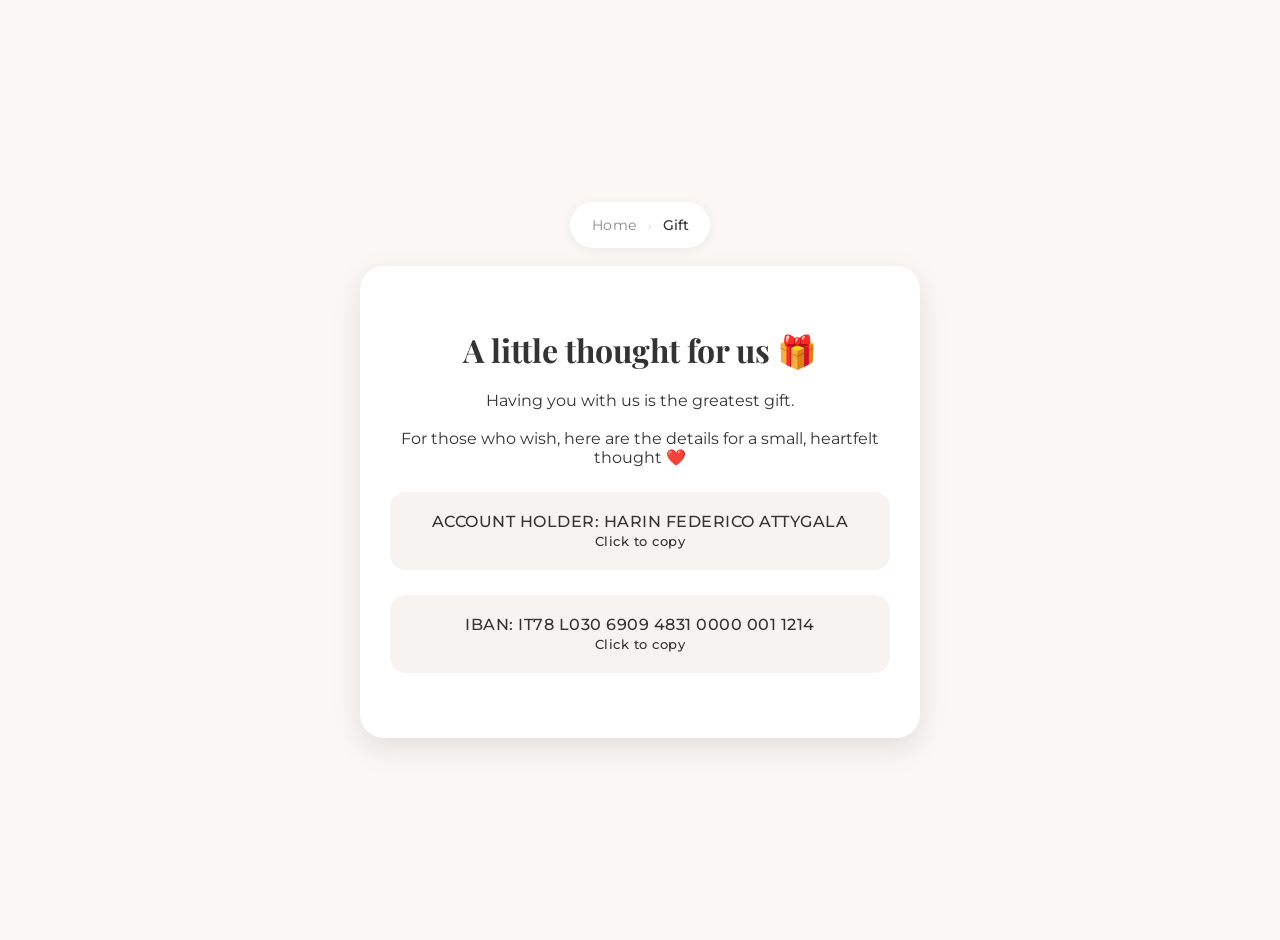
<file: gift.html>
<!DOCTYPE html>
<html lang="it">

<head>
    <meta charset="UTF-8">
    <title>Un pensiero per noi 🎁</title>
    <meta name="viewport" content="width=device-width, initial-scale=1.0">

    <link
        href="https://fonts.googleapis.com/css2?family=Playfair+Display:wght@400;600&family=Montserrat:wght@300;500&display=swap"
        rel="stylesheet">

    <style>
        body {
            margin: 0;
            font-family: 'Montserrat', sans-serif;
            background: #faf7f4;
            color: #333;
            display: flex;
            flex-direction: column;
            justify-content: center;
            align-items: center;
            min-height: 100vh;
            padding: 20px;
            text-align: center;
        }

        /* Breadcrumb navigation */
        .breadcrumb {
            display: inline-flex;
            align-items: center;
            gap: 0;
            margin: 0 0 18px;
            padding: 10px 20px;
            background: white;
            border-radius: 30px;
            box-shadow: 0 2px 12px rgba(0, 0, 0, 0.06);
            font-size: 0.88rem;
            letter-spacing: 0.02em;
        }

        .breadcrumb a {
            text-decoration: none;
            color: #888;
            padding: 4px 2px;
            transition: color 0.2s;
            display: inline-block;
            margin: 0;
            box-shadow: none;
            background: none;
            border-radius: 0;
        }

        .breadcrumb a:hover {
            color: #333;
        }

        .breadcrumb .sep {
            margin: 0 10px;
            color: #ccc;
            font-size: 0.75rem;
            user-select: none;
        }

        .breadcrumb .current {
            color: #333;
            font-weight: 500;
        }

        .card {
            background: white;
            padding: 40px 30px;
            border-radius: 24px;
            max-width: 500px;
            box-shadow: 0 10px 30px rgba(0, 0, 0, 0.1);
        }

        h1 {
            font-family: 'Playfair Display', serif;
            margin-bottom: 20px;
        }

        .iban {
            margin: 25px 0;
            padding: 20px;
            border-radius: 16px;
            background: #f6f3f0;
            font-weight: 500;
            letter-spacing: 0.5px;
            word-break: break-all;
            cursor: pointer;
            transition: transform .15s ease, background .15s ease;
        }

        iban:active {
            transform: scale(0.97);
            background: #ece7e2;
        }

        a {
            display: inline-block;
            margin-top: 25px;
            padding: 12px 24px;
            border-radius: 30px;
            background: #fff;
            color: #333;
            text-decoration: none;
            box-shadow: 0 5px 15px rgba(0, 0, 0, 0.1);
        }

        #giftSheet {
            position: fixed;
            inset: 0;
            background: rgba(0, 0, 0, 0.4);
            display: none;
            z-index: 2000;
        }

        #giftSheet.active {
            display: block;
        }

        .sheet-content {
            position: absolute;
            bottom: 0;
            width: 100%;
            background: #faf7f4;
            border-radius: 24px 24px 0 0;
            padding: 30px 20px;
            animation: slideUp .4s ease;
        }

        .sheet-handle {
            width: 40px;
            height: 5px;
            background: #ccc;
            border-radius: 10px;
            margin: 0 auto 15px;
        }

        @keyframes slideUp {
            from {
                transform: translateY(100%);
            }

            to {
                transform: translateY(0);
            }
        }
    </style>
</head>

<body>

    <nav class="breadcrumb">
        <a href="index.html" id="backHome"></a>
        <span class="sep">›</span>
        <span class="current" id="breadcrumbCurrent"></span>
    </nav>

    <div class="card">
        <h1 id="title"></h1>
        <p id="text"></p>

        <div class="iban" onclick="copyName()">
            <span id="nameText"></span><br>
            <small id="copyHintName"></small>
        </div>
        <div class="iban" onclick="copyIBAN()">
            <span id="ibanText"></span><br>
            <small id="copyHintIBAN"></small>
        </div>
    </div>

    <script>
        const lang = (localStorage.getItem('lang') ||
            (navigator.language || '').startsWith('en') ? 'en' : 'it');

        const t = {
            it: {
                title: "Un pensiero per noi 🎁",
                text: "Il regalo più grande per noi sarà avervi accanto in questo giorno speciale.<br><br>Per chi lo desidera, qui trovate le coordinate per un pensiero libero e spontaneo ❤️",
                iban: "IBAN: IT78 L030 6909 4831 0000 001 1214",
                backHome: "Home",
                breadcrumbCurrent: "Regalo",
                copy: "Tocca per copiare",
                giftTitle: "Un pensiero per noi 🎁",
                name: "INTESTATARIO: FEDERICO HARIN ATTYGALA"
            },
            en: {
                title: "A little thought for us 🎁",
                text: "Having you with us is the greatest gift.<br><br>For those who wish, here are the details for a small, heartfelt thought ❤️",
                iban: "IBAN: IT78 L030 6909 4831 0000 001 1214",
                backHome: "Home",
                breadcrumbCurrent: "Gift",
                copy: "Click to copy",
                giftTitle: "A little thought for us 🎁",
                name: "ACCOUNT HOLDER: HARIN FEDERICO ATTYGALA"
            },
            si: {
                title: "අපට කුඩා සිතුවිල්ලක් 🎁",
                text: "ඔබ අප සමඟ සිටීම ලොකුම තෑග්ගයි.<br><br>කැමති අයට, මෙහි කුඩා, හෘදයාංගම සිතුවිල්ලක් සඳහා විස්තර ඇත ❤️",
                iban: "IBAN: IT78 L030 6909 4831 0000 001 1214",
                backHome: "මුල් පිටුව",
                breadcrumbCurrent: "තෑග්ග",
                copy: "පිටපත් කිරීමට ඔබන්න",
                giftTitle: "අපට කුඩා සිතුවිල්ලක් 🎁",
                name: "ගිණුම් හිමියා: HARIN FEDERICO ATTYGALA"
            }
        };

        document.getElementById('title').innerHTML = t[lang].title;
        document.getElementById('text').innerHTML = t[lang].text;
        document.getElementById('backHome').textContent = t[lang].backHome;
        document.getElementById('breadcrumbCurrent').textContent = t[lang].breadcrumbCurrent;
        document.getElementById('ibanText').innerText = t[lang].iban;
        document.getElementById('copyHintIBAN').innerHTML = t[lang].copy;
        document.getElementById('nameText').innerHTML = t[lang].name;
        document.getElementById('copyHintName').innerHTML = t[lang].copy;



        
        function copyIBAN() {
            const text = document.getElementById('ibanText').innerText;

            navigator.clipboard.writeText(text.replace(' ', '').replace('IBAN:', ''));

            const hint = document.getElementById('copyHintIBAN');
            hint.innerHTML = lang === 'it' ? 'Copiato negli appunti ✔️' : lang === 'si' ? 'පිටපත් විය ✔️' : 'Copied to clipboard ✔️';

            setTimeout(() => {
                hint.innerHTML = t[lang].copy;
            }, 2000);
        }

        
        function copyName() {
            const text = document.getElementById('nameText').innerText;

            navigator.clipboard.writeText(text.replace(/^(INTESTATARIO:|ACCOUNT HOLDER:|ගිණුම් හිමියා:)\s*/i, ''));

            const hint = document.getElementById('copyHintName');
            hint.innerHTML = lang === 'it' ? 'Copiato negli appunti ✔️' : lang === 'si' ? 'පිටපත් විය ✔️' : 'Copied to clipboard ✔️';

            setTimeout(() => {
                hint.innerHTML = t[lang].copy;
            }, 2000);
        }

        function openGift() {
            if (window.innerWidth < 768) {
                document.getElementById('giftSheet').classList.add('active');
            } else {
                window.location.href = "gift.html";
            }
        }

        function closeGiftSheet() {
            document.getElementById('giftSheet').classList.remove('active');
        }
    </script>

</body>

</html>
</file>
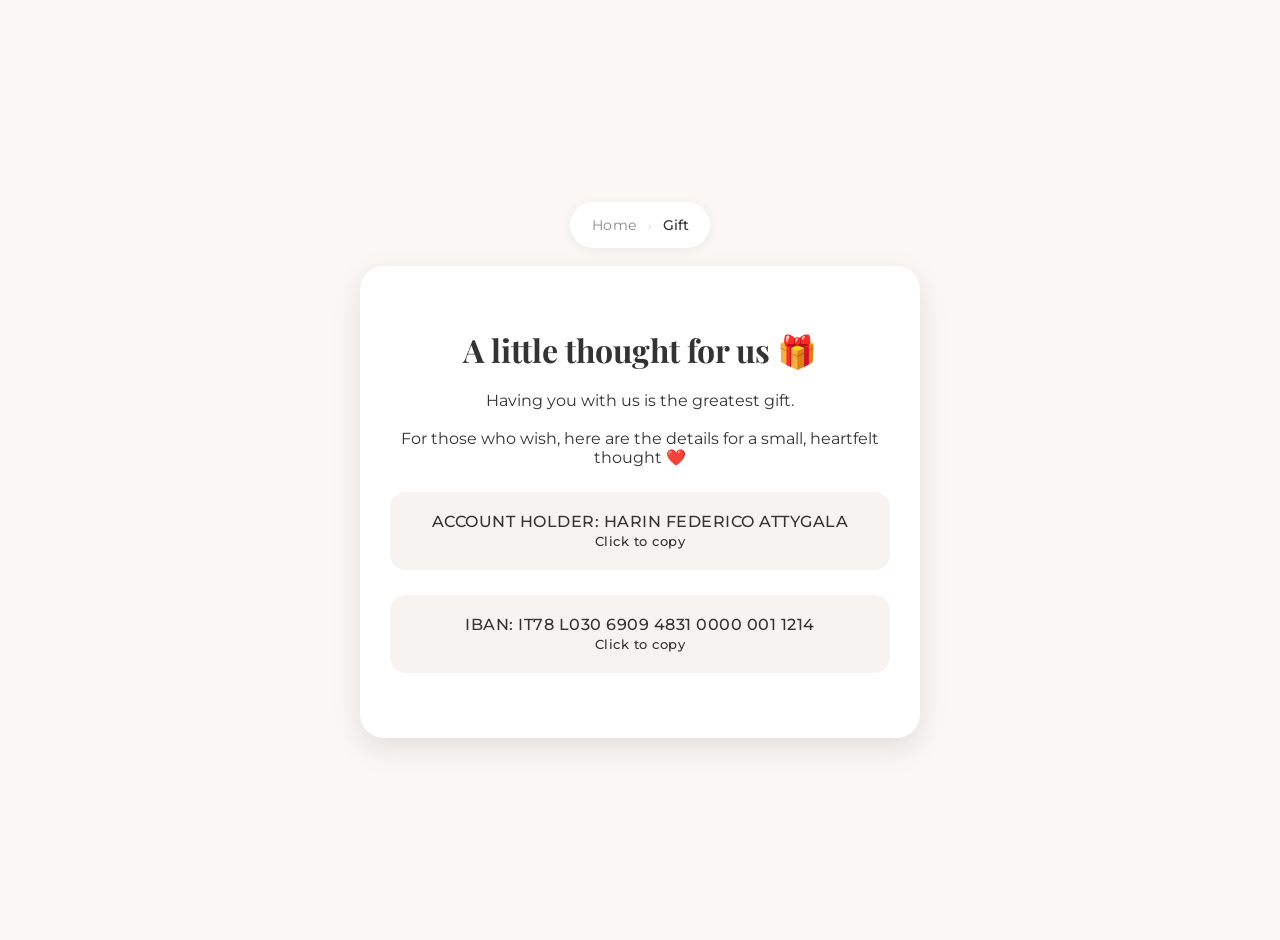
<file: pages/gift.html>
<!DOCTYPE html>
<html lang="it">

<head>
    <meta charset="UTF-8">
    <title>Un pensiero per noi 🎁</title>
    <meta name="viewport" content="width=device-width, initial-scale=1.0">

    <link
        href="https://fonts.googleapis.com/css2?family=Playfair+Display:wght@400;600&family=Montserrat:wght@300;500&display=swap"
        rel="stylesheet">

    <style>
        body {
            margin: 0;
            font-family: 'Montserrat', sans-serif;
            background: #faf7f4;
            color: #333;
            display: flex;
            flex-direction: column;
            justify-content: center;
            align-items: center;
            min-height: 100vh;
            padding: 20px;
            text-align: center;
        }

        /* Breadcrumb navigation */
        .breadcrumb {
            display: inline-flex;
            align-items: center;
            gap: 0;
            margin: 0 0 18px;
            padding: 10px 20px;
            background: white;
            border-radius: 30px;
            box-shadow: 0 2px 12px rgba(0, 0, 0, 0.06);
            font-size: 0.88rem;
            letter-spacing: 0.02em;
        }

        .breadcrumb a {
            text-decoration: none;
            color: #888;
            padding: 4px 2px;
            transition: color 0.2s;
            display: inline-block;
            margin: 0;
            box-shadow: none;
            background: none;
            border-radius: 0;
        }

        .breadcrumb a:hover {
            color: #333;
        }

        .breadcrumb .sep {
            margin: 0 10px;
            color: #ccc;
            font-size: 0.75rem;
            user-select: none;
        }

        .breadcrumb .current {
            color: #333;
            font-weight: 500;
        }

        .card {
            background: white;
            padding: 40px 30px;
            border-radius: 24px;
            max-width: 500px;
            box-shadow: 0 10px 30px rgba(0, 0, 0, 0.1);
        }

        h1 {
            font-family: 'Playfair Display', serif;
            margin-bottom: 20px;
        }

        .iban {
            margin: 25px 0;
            padding: 20px;
            border-radius: 16px;
            background: #f6f3f0;
            font-weight: 500;
            letter-spacing: 0.5px;
            word-break: break-all;
            cursor: pointer;
            transition: transform .15s ease, background .15s ease;
        }

        iban:active {
            transform: scale(0.97);
            background: #ece7e2;
        }

        a {
            display: inline-block;
            margin-top: 25px;
            padding: 12px 24px;
            border-radius: 30px;
            background: #fff;
            color: #333;
            text-decoration: none;
            box-shadow: 0 5px 15px rgba(0, 0, 0, 0.1);
        }

        #giftSheet {
            position: fixed;
            inset: 0;
            background: rgba(0, 0, 0, 0.4);
            display: none;
            z-index: 2000;
        }

        #giftSheet.active {
            display: block;
        }

        .sheet-content {
            position: absolute;
            bottom: 0;
            width: 100%;
            background: #faf7f4;
            border-radius: 24px 24px 0 0;
            padding: 30px 20px;
            animation: slideUp .4s ease;
        }

        .sheet-handle {
            width: 40px;
            height: 5px;
            background: #ccc;
            border-radius: 10px;
            margin: 0 auto 15px;
        }

        @keyframes slideUp {
            from {
                transform: translateY(100%);
            }

            to {
                transform: translateY(0);
            }
        }
    </style>
</head>

<body>

    <nav class="breadcrumb">
        <a href="../index.html" id="backHome"></a>
        <span class="sep">›</span>
        <span class="current" id="breadcrumbCurrent"></span>
    </nav>

    <div class="card">
        <h1 id="title"></h1>
        <p id="text"></p>

        <div class="iban" onclick="copyName()">
            <span id="nameText"></span><br>
            <small id="copyHintName"></small>
        </div>
        <div class="iban" onclick="copyIBAN()">
            <span id="ibanText"></span><br>
            <small id="copyHintIBAN"></small>
        </div>
    </div>

    <script>
        const lang = (localStorage.getItem('lang') ||
            (navigator.language || '').startsWith('en') ? 'en' : 'it');

        const t = {
            it: {
                title: "Un pensiero per noi 🎁",
                text: "Il regalo più grande per noi sarà avervi accanto in questo giorno speciale.<br><br>Per chi lo desidera, qui trovate le coordinate per un pensiero libero e spontaneo ❤️",
                iban: "IBAN: IT78 L030 6909 4831 0000 001 1214",
                backHome: "Home",
                breadcrumbCurrent: "Regalo",
                copy: "Tocca per copiare",
                giftTitle: "Un pensiero per noi 🎁",
                name: "INTESTATARIO: FEDERICO HARIN ATTYGALA"
            },
            en: {
                title: "A little thought for us 🎁",
                text: "Having you with us is the greatest gift.<br><br>For those who wish, here are the details for a small, heartfelt thought ❤️",
                iban: "IBAN: IT78 L030 6909 4831 0000 001 1214",
                backHome: "Home",
                breadcrumbCurrent: "Gift",
                copy: "Click to copy",
                giftTitle: "A little thought for us 🎁",
                name: "ACCOUNT HOLDER: HARIN FEDERICO ATTYGALA"
            },
            si: {
                title: "අපට කුඩා සිතුවිල්ලක් 🎁",
                text: "ඔබ අප සමඟ සිටීම ලොකුම තෑග්ගයි.<br><br>කැමති අයට, මෙහි කුඩා, හෘදයාංගම සිතුවිල්ලක් සඳහා විස්තර ඇත ❤️",
                iban: "IBAN: IT78 L030 6909 4831 0000 001 1214",
                backHome: "මුල් පිටුව",
                breadcrumbCurrent: "තෑග්ග",
                copy: "පිටපත් කිරීමට ඔබන්න",
                giftTitle: "අපට කුඩා සිතුවිල්ලක් 🎁",
                name: "ගිණුම් හිමියා: HARIN FEDERICO ATTYGALA"
            }
        };

        document.getElementById('title').innerHTML = t[lang].title;
        document.getElementById('text').innerHTML = t[lang].text;
        document.getElementById('backHome').textContent = t[lang].backHome;
        document.getElementById('breadcrumbCurrent').textContent = t[lang].breadcrumbCurrent;
        document.getElementById('ibanText').innerText = t[lang].iban;
        document.getElementById('copyHintIBAN').innerHTML = t[lang].copy;
        document.getElementById('nameText').innerHTML = t[lang].name;
        document.getElementById('copyHintName').innerHTML = t[lang].copy;



        
        function copyIBAN() {
            const text = document.getElementById('ibanText').innerText;

            navigator.clipboard.writeText(text.replace(' ', '').replace('IBAN:', ''));

            const hint = document.getElementById('copyHintIBAN');
            hint.innerHTML = lang === 'it' ? 'Copiato negli appunti ✔️' : lang === 'si' ? 'පිටපත් විය ✔️' : 'Copied to clipboard ✔️';

            setTimeout(() => {
                hint.innerHTML = t[lang].copy;
            }, 2000);
        }

        
        function copyName() {
            const text = document.getElementById('nameText').innerText;

            navigator.clipboard.writeText(text.replace(/^(INTESTATARIO:|ACCOUNT HOLDER:|ගිණුම් හිමියා:)\s*/i, ''));

            const hint = document.getElementById('copyHintName');
            hint.innerHTML = lang === 'it' ? 'Copiato negli appunti ✔️' : lang === 'si' ? 'පිටපත් විය ✔️' : 'Copied to clipboard ✔️';

            setTimeout(() => {
                hint.innerHTML = t[lang].copy;
            }, 2000);
        }

        function openGift() {
            if (window.innerWidth < 768) {
                document.getElementById('giftSheet').classList.add('active');
            } else {
                window.location.href = "gift.html";
            }
        }

        function closeGiftSheet() {
            document.getElementById('giftSheet').classList.remove('active');
        }
    </script>

</body>

</html>
</file>
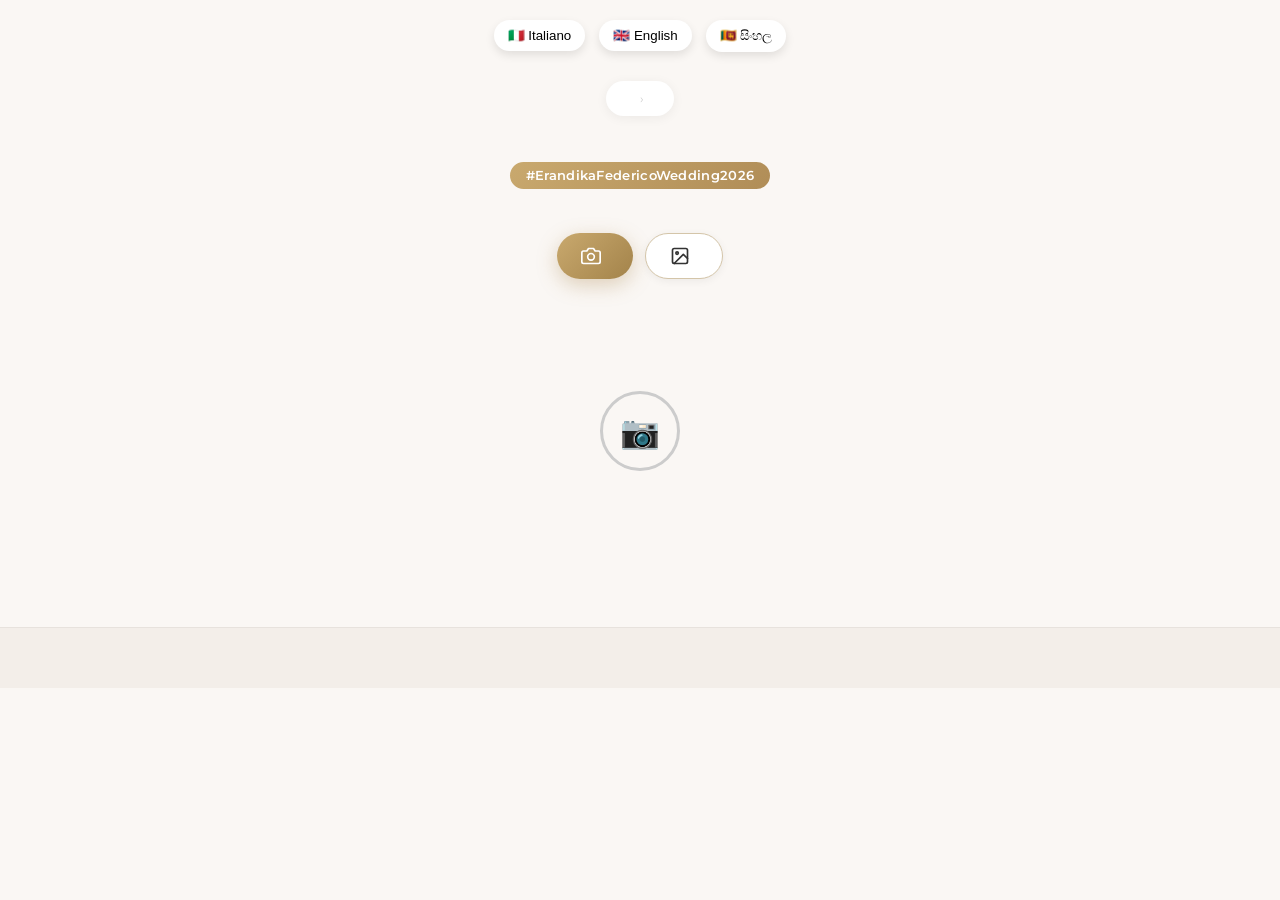
<file: pages/image-upload.html>
﻿<!DOCTYPE html>
<html lang="it">
<head>
  <meta charset="UTF-8">
  <meta name="viewport" content="width=device-width, initial-scale=1.0">
  <title>Wedding Day - Foto</title>
  <link href="https://fonts.googleapis.com/css2?family=Playfair+Display:wght@400;600&family=Montserrat:wght@300;500&display=swap" rel="stylesheet">
  <link rel="icon" type="image/png" href="../assets/img/wedding-logo.png">
  <link rel="apple-touch-icon" href="../assets/img/wedding-logo.png">
  <script src="https://upload-widget.cloudinary.com/global/all.js"></script>
  <style>
    * {
      margin: 0;
      padding: 0;
      box-sizing: border-box;
    }

    body {
      margin: 0;
      font-family: 'Montserrat', sans-serif;
      background: #faf7f4;
      color: #333;
      text-align: center;
      min-height: 100vh;
    }

    h1, h2, h3 {
      font-family: 'Playfair Display', serif;
    }

    .container {
      max-width: 935px;
      margin: auto;
      padding: 20px;
    }

    /* Language switch */
    .lang-switch {
      margin-bottom: 15px;
    }

    .lang-switch button {
      border: none;
      background: white;
      padding: 8px 14px;
      margin: 0 5px;
      border-radius: 20px;
      cursor: pointer;
      box-shadow: 0 4px 10px rgba(0,0,0,0.1);
    }

    /* Breadcrumb navigation */
    .breadcrumb {
      display: inline-flex;
      align-items: center;
      justify-content: center;
      flex-wrap: wrap;
      gap: 0;
      margin: 14px 0 22px;
      padding: 10px 20px;
      background: white;
      border-radius: 30px;
      box-shadow: 0 2px 12px rgba(0,0,0,0.06);
      font-size: 0.88rem;
      letter-spacing: 0.02em;
    }

    .breadcrumb a {
      text-decoration: none;
      color: #888;
      padding: 4px 2px;
      transition: color 0.2s;
    }

    .breadcrumb a:hover {
      color: #333;
    }

    .breadcrumb .sep {
      margin: 0 10px;
      color: #ccc;
      font-size: 0.75rem;
      user-select: none;
    }

    .breadcrumb .current {
      color: #333;
      font-weight: 500;
    }

    /* Header */
    .ig-header {
      text-align: center;
      padding: 10px 20px 24px;
    }

    .ig-header h1 {
      font-size: 28px;
      letter-spacing: 0.5px;
      margin-bottom: 4px;
    }

    .ig-header .ig-subtitle {
      color: #888;
      font-size: 0.9rem;
      font-weight: 300;
    }

    .ig-hashtag {
      display: inline-block;
      margin-top: 10px;
      padding: 6px 16px;
      background: linear-gradient(135deg, #c9a96e, #b08d57);
      color: white;
      font-weight: 600;
      font-size: 0.8rem;
      border-radius: 20px;
      letter-spacing: 0.3px;
    }

    /* Action buttons */
    .ig-actions {
      display: flex;
      justify-content: center;
      gap: 12px;
      margin: 20px 0 28px;
      flex-wrap: wrap;
    }

    .ig-btn {
      display: flex;
      align-items: center;
      gap: 8px;
      padding: 12px 24px;
      border: none;
      border-radius: 30px;
      font-size: 15px;
      font-family: 'Montserrat', sans-serif;
      font-weight: 500;
      cursor: pointer;
      transition: all 0.3s ease;
    }

    .ig-btn:active {
      transform: scale(0.96);
    }

    .ig-btn-primary {
      background: linear-gradient(135deg, #c9a96e, #a3834a);
      color: white;
      box-shadow: 0 6px 20px rgba(169, 131, 74, 0.35);
    }

    .ig-btn-primary:hover {
      transform: translateY(-2px);
      box-shadow: 0 10px 28px rgba(169, 131, 74, 0.4);
    }

    .ig-btn-secondary {
      background: white;
      color: #333;
      border: 1.5px solid #d4c5a9;
      box-shadow: 0 2px 8px rgba(0,0,0,0.06);
    }

    .ig-btn-secondary:hover {
      transform: translateY(-2px);
      border-color: #c9a96e;
      box-shadow: 0 6px 18px rgba(169, 131, 74, 0.15);
    }

    .ig-btn svg {
      width: 20px;
      height: 20px;
      flex-shrink: 0;
    }

    #cameraInput {
      display: none;
    }

    /* Gallery counter */
    .gallery-counter {
      text-align: center;
      padding: 12px 0;
      color: #888;
      font-size: 0.85rem;
      font-weight: 300;
    }

    .gallery-counter strong {
      color: #262626;
      font-weight: 600;
    }

    /* Photo grid */
    .ig-gallery {
      display: grid;
      grid-template-columns: repeat(3, 1fr);
      gap: 3px;
    }

    @media (min-width: 736px) {
      .ig-gallery { gap: 28px; }
    }

    .ig-photo {
      position: relative;
      aspect-ratio: 1;
      overflow: hidden;
      cursor: pointer;
      background: #efefef;
    }

    .ig-photo img {
      width: 100%;
      height: 100%;
      object-fit: cover;
      display: block;
      transition: opacity 0.3s ease;
    }

    .ig-photo img.loading {
      opacity: 0;
    }

    .ig-photo .overlay {
      position: absolute;
      inset: 0;
      background: rgba(0,0,0,0.3);
      display: flex;
      align-items: center;
      justify-content: center;
      gap: 20px;
      opacity: 0;
      transition: opacity 0.2s ease;
    }

    .ig-photo:hover .overlay {
      opacity: 1;
    }

    .overlay-stat {
      color: white;
      font-weight: 600;
      font-size: 14px;
      display: flex;
      align-items: center;
      gap: 6px;
    }

    @keyframes igPopIn {
      from { opacity: 0; transform: scale(0.85); }
      to   { opacity: 1; transform: scale(1); }
    }

    .ig-photo.new {
      animation: igPopIn 0.5s ease forwards;
    }

    /* Lightbox */
    .lightbox {
      position: fixed;
      inset: 0;
      background: rgba(0,0,0,0.95);
      display: none;
      align-items: center;
      justify-content: center;
      z-index: 200;
      -webkit-backdrop-filter: blur(8px);
      backdrop-filter: blur(8px);
    }

    .lightbox.active {
      display: flex;
    }

    .lightbox-inner {
      position: relative;
      max-width: 90vw;
      max-height: 90vh;
    }

    .lightbox-inner img {
      max-width: 90vw;
      max-height: 90vh;
      border-radius: 8px;
      object-fit: contain;
      display: block;
    }

    .lightbox-close {
      position: fixed;
      top: 16px;
      right: 20px;
      background: none;
      border: none;
      color: white;
      font-size: 32px;
      cursor: pointer;
      z-index: 210;
      line-height: 1;
      padding: 8px;
    }

    .lightbox-nav {
      position: fixed;
      top: 50%;
      transform: translateY(-50%);
      background: rgba(255,255,255,0.15);
      border: none;
      color: white;
      font-size: 28px;
      width: 44px;
      height: 44px;
      border-radius: 50%;
      cursor: pointer;
      display: flex;
      align-items: center;
      justify-content: center;
      transition: background 0.2s;
      z-index: 210;
    }

    .lightbox-nav:hover {
      background: rgba(255,255,255,0.3);
    }

    .lightbox-prev { left: 12px; }
    .lightbox-next { right: 12px; }

    /* Empty state */
    .empty-state {
      text-align: center;
      padding: 60px 20px;
      color: #aaa;
    }

    .empty-state .empty-icon {
      width: 80px;
      height: 80px;
      border: 3px solid #ccc;
      border-radius: 50%;
      display: flex;
      align-items: center;
      justify-content: center;
      margin: 0 auto 16px;
      font-size: 32px;
    }

    .empty-state p {
      font-size: 0.95rem;
      font-weight: 300;
    }

    /* Upload toast */
    .upload-toast {
      position: fixed;
      bottom: 20px;
      left: 50%;
      transform: translateX(-50%) translateY(100px);
      background: #262626;
      color: white;
      padding: 14px 24px;
      border-radius: 12px;
      font-size: 14px;
      font-weight: 500;
      z-index: 300;
      transition: transform 0.4s ease;
      display: flex;
      align-items: center;
      gap: 10px;
    }

    .upload-toast.visible {
      transform: translateX(-50%) translateY(0);
    }

    .upload-toast .spinner {
      width: 18px;
      height: 18px;
      border: 2px solid rgba(255,255,255,0.3);
      border-top-color: white;
      border-radius: 50%;
      animation: spin 0.6s linear infinite;
    }

    @keyframes spin {
      to { transform: rotate(360deg); }
    }

    /* Footer */
    .site-footer {
      margin-top: 60px;
      padding: 30px 20px;
      background: #f3eee9;
      color: #666;
      font-size: 0.9rem;
      border-top: 1px solid rgba(0,0,0,0.05);
      text-align: center;
    }

    .site-footer strong {
      font-family: 'Playfair Display', serif;
      font-weight: 600;
      color: #333;
    }

    /* Responsive */
    @media (max-width: 600px) {
      .ig-header h1 { font-size: 24px; }
      .ig-btn { padding: 11px 18px; font-size: 14px; }
      .lightbox-nav { display: none; }
    }
  </style>
</head>
<body>
  <div class="container">
    <div class="lang-switch">
      <button onclick="setLanguage('it')">&#x1F1EE;&#x1F1F9; Italiano</button>
      <button onclick="setLanguage('en')">&#x1F1EC;&#x1F1E7; English</button>
      <button onclick="setLanguage('si')">&#x1F1F1;&#x1F1F0; &#x0DC3;&#x0DD2;&#x0D82;&#x0DC4;&#x0DBD;</button>
    </div>
    <nav class="breadcrumb">
      <a href="../index.html" id="backHome"></a>
      <span class="sep">›</span>
      <span class="current" id="breadcrumbCurrent"></span>
    </nav>
    <header class="ig-header">
      <h1 id="pageTitle"></h1>
      <p class="ig-subtitle" id="pageSubtitle"></p>
      <span class="ig-hashtag">#ErandikaFedericoWedding2026</span>
    </header>
    <div class="ig-actions">
      <button class="ig-btn ig-btn-primary" onclick="document.getElementById('cameraInput').click()">
        <svg viewBox="0 0 24 24" fill="none" stroke="currentColor" stroke-width="2" stroke-linecap="round" stroke-linejoin="round"><path d="M23 19a2 2 0 0 1-2 2H3a2 2 0 0 1-2-2V8a2 2 0 0 1 2-2h4l2-3h6l2 3h4a2 2 0 0 1 2 2z"/><circle cx="12" cy="13" r="4"/></svg>
        <span id="btnCamera"></span>
      </button>
      <button class="ig-btn ig-btn-secondary" id="upload_widget">
        <svg viewBox="0 0 24 24" fill="none" stroke="currentColor" stroke-width="2" stroke-linecap="round" stroke-linejoin="round"><rect x="3" y="3" width="18" height="18" rx="2" ry="2"/><circle cx="8.5" cy="8.5" r="1.5"/><polyline points="21 15 16 10 5 21"/></svg>
        <span id="btnUpload"></span>
      </button>
    </div>
    <input type="file" id="cameraInput" accept="image/*" capture="environment" multiple>
    <p class="gallery-counter" id="galleryCounter"></p>
    <div class="empty-state" id="emptyState">
      <div class="empty-icon">&#x1F4F7;</div>
      <p id="emptyText"></p>
    </div>
    <section class="ig-gallery" id="gallery"></section>
  </div>
  <div class="lightbox" id="lightbox">
    <button class="lightbox-close" onclick="closeLightbox()">&#x2715;</button>
    <button class="lightbox-nav lightbox-prev" onclick="navigateLightbox(-1)">&#x2039;</button>
    <div class="lightbox-inner"><img id="lightbox-img" alt=""></div>
    <button class="lightbox-nav lightbox-next" onclick="navigateLightbox(1)">&#x203A;</button>
  </div>
  <div class="upload-toast" id="uploadToast">
    <div class="spinner"></div>
    <span id="toastText"></span>
  </div>
  <footer class="site-footer">
    <p id="footerText"></p>
  </footer>

  <script>
    /* ── Translations ── */
    var translations = {
      it: {
        backHome: 'Home',
        breadcrumbCurrent: 'Foto',
        pageTitle: 'I nostri momenti',
        pageSubtitle: 'Condividi i tuoi scatti pi\u00F9 belli',
        btnCamera: 'Scatta una foto',
        btnUpload: 'Carica dalla galleria',
        emptyText: 'Ancora nessuna foto\u2026 sii il primo a condividere!',
        galleryCounter: '{n} foto condivise',
        toastUploading: 'Caricamento in corso\u2026',
        toastDone: 'Foto caricata! \u2714\uFE0F',
        footer: '\u00A9 2026 \u2014 Sito realizzato con amore da<br><strong>Federico & Erandika</strong>'
      },
      en: {
        backHome: 'Home',
        breadcrumbCurrent: 'Photos',
        pageTitle: 'Our moments',
        pageSubtitle: 'Share your best shots',
        btnCamera: 'Take a photo',
        btnUpload: 'Upload from gallery',
        emptyText: 'No photos yet\u2026 be the first to share!',
        galleryCounter: '{n} photos shared',
        toastUploading: 'Uploading\u2026',
        toastDone: 'Photo uploaded! \u2714\uFE0F',
        footer: '\u00A9 2026 \u2014 Website lovingly crafted by<br><strong>Federico & Erandika</strong>'
      },
      si: {
        backHome: 'Home',
        breadcrumbCurrent: '\u0DA1\u0DCF\u0DBA\u0DCF\u0DBB\u0DD6\u0DB4',
        pageTitle: '\u0D85\u0DB4\u0DDA \u0DB8\u0DDC\u0DC4\u0DDC\u0DAD\u0DCA',
        pageSubtitle: '\u0D94\u0DB6\u0DDA \u0DC4\u0DDC\u0DB3\u0DB8 \u0DA1\u0DCF\u0DBA\u0DCF\u0DBB\u0DD6\u0DB4 \u0DB6\u0DD9\u0DAF\u0DCF \u0D9C\u0DB1\u0DCA\u0DB1',
        btnCamera: '\u0DA1\u0DCF\u0DBA\u0DCF\u0DBB\u0DD6\u0DB4\u0DBA\u0D9A\u0DCA \u0D9C\u0DB1\u0DCA\u0DB1',
        btnUpload: '\u0D9C\u0DD0\u0DBD\u0DBB\u0DD2\u0DBA\u0DD9\u0DB1\u0DCA \u0D8B\u0DA9\u0DD4\u0D9C\u0DAD \u0D9A\u0DBB\u0DB1\u0DCA\u0DB1',
        emptyText: '\u0DAD\u0DC0\u0DB8 \u0DA1\u0DCF\u0DBA\u0DCF\u0DBB\u0DD6\u0DB4 \u0DB1\u0DD0\u0DAD\u2026 \u0DB4\u0DC5\u0DB8\u0DD4\u0DC0\u0DD0\u0DB1\u0DCA\u0DB1\u0DCF \u0DC0\u0DB1\u0DCA\u0DB1!',
        galleryCounter: '\u0DB6\u0DD9\u0DAF\u0DCF\u0D9C\u0DAD\u0DCA \u0DA1\u0DCF\u0DBA\u0DCF\u0DBB\u0DD6\u0DB4 {n}',
        toastUploading: '\u0D8B\u0DA9\u0DD4\u0D9C\u0DAD \u0DC0\u0DD9\u0DB8\u0DD2\u0DB1\u0DCA\u2026',
        toastDone: '\u0DA1\u0DCF\u0DBA\u0DCF\u0DBB\u0DD6\u0DB4\u0DBA \u0D8B\u0DA9\u0DD4\u0D9C\u0DAD \u0DC0\u0DD2\u0DBA! \u2714\uFE0F',
        footer: '\u00A9 2026 \u2014 \u0D86\u0DAF\u0DBB\u0DBA\u0DD9\u0DB1\u0DCA \u0DB1\u0DD2\u0DBB\u0DCA\u0DB8\u0DCF\u0DAB\u0DBA \u0D9A\u0DC5\u0DDA<br><strong>\u0DB6\u0DD9\u0DA9\u0DD9\u0DBB\u0DD2\u0D9A\u0DDD & \u0D91\u0DBB\u0DB1\u0DCA\u0DAF\u0DD2\u0D9A\u0DCF</strong>'
      }
    };

    /* ── State ── */
    var globalLanguage = 'it';
    var photoCount = 0;
    var photoUrls = [];
    var currentLightboxIndex = -1;

    /* ── Language helpers ── */
    function detectLanguage() {
      var s = localStorage.getItem('lang');
      if (s) return s;
      var b = navigator.language || navigator.userLanguage;
      if (b && b.startsWith('si')) return 'si';
      return b && b.startsWith('en') ? 'en' : 'it';
    }

    function setLanguage(l) {
      localStorage.setItem('lang', l);
      applyLanguage(l);
    }

    function applyLanguage(lang) {
      document.documentElement.lang = lang;
      globalLanguage = lang;
      var t = translations[lang];
      document.getElementById('backHome').textContent = t.backHome;
      document.getElementById('breadcrumbCurrent').textContent = t.breadcrumbCurrent;
      document.getElementById('pageTitle').textContent = t.pageTitle;
      document.getElementById('pageSubtitle').textContent = t.pageSubtitle;
      document.getElementById('btnCamera').textContent = t.btnCamera;
      document.getElementById('btnUpload').textContent = t.btnUpload;
      document.getElementById('emptyText').textContent = t.emptyText;
      document.getElementById('footerText').innerHTML = t.footer;
      updateCounter();
    }

    function updateCounter() {
      var t = translations[globalLanguage];
      var c = document.getElementById('galleryCounter');
      var e = document.getElementById('emptyState');
      if (photoCount === 0) {
        c.style.display = 'none';
        e.style.display = 'block';
      } else {
        c.style.display = 'block';
        c.innerHTML = t.galleryCounter.replace('{n}', '<strong>' + photoCount + '</strong>');
        e.style.display = 'none';
      }
    }

    /* ── Cloudinary config ── */
    var cloudName = 'dxdhalwzf';
    var uploadPreset = 'wedding_photos';
    var gallery = document.getElementById('gallery');

    /* Upload widget */
    var widget = cloudinary.createUploadWidget({
      cloudName: cloudName,
      uploadPreset: uploadPreset,
      folder: 'wedding',
      tags: ['wedding'],
      sources: ['local', 'camera'],
      multiple: true,
      maxFiles: 10,
      clientAllowedFormats: ['jpg', 'jpeg', 'png', 'heic', 'webp'],
      styles: {
        palette: {
          window: '#FAFAF7',
          windowBorder: '#ddd',
          tabIcon: '#c9a96e',
          menuIcons: '#555',
          textDark: '#262626',
          textLight: '#FFFFFF',
          link: '#c9a96e',
          action: '#a3834a',
          inactiveTabIcon: '#bbb',
          error: '#F44235',
          inProgress: '#c9a96e',
          complete: '#20B832',
          sourceBg: '#F4F4F1'
        }
      }
    }, function (error, result) {
      if (result && result.event === 'success') {
        addImage(result.info.secure_url, true);
        showToast('done');
      }
    });

    document.getElementById('upload_widget').onclick = function () { widget.open(); };

    /* Camera capture → direct REST upload */
    document.getElementById('cameraInput').addEventListener('change', function (e) {
      var files = e.target.files;
      if (!files.length) return;
      showToast('uploading');
      var uploaded = 0;
      var total = files.length;

      Array.from(files).forEach(function (file) {
        var fd = new FormData();
        fd.append('file', file);
        fd.append('upload_preset', uploadPreset);
        fd.append('folder', 'wedding');
        fd.append('tags', 'wedding');

        fetch('https://api.cloudinary.com/v1_1/' + cloudName + '/image/upload', {
          method: 'POST',
          body: fd
        })
        .then(function (r) { return r.json(); })
        .then(function (d) {
          if (d.secure_url) addImage(d.secure_url, true);
          uploaded++;
          if (uploaded === total) showToast('done');
        })
        .catch(function (err) {
          console.error('Upload error:', err);
          uploaded++;
          if (uploaded === total) showToast('done');
        });
      });

      this.value = '';
    });

    /* ── Toast notification ── */
    function showToast(state) {
      var toast = document.getElementById('uploadToast');
      var txt = document.getElementById('toastText');
      var sp = toast.querySelector('.spinner');
      var t = translations[globalLanguage];

      if (state === 'uploading') {
        txt.textContent = t.toastUploading;
        sp.style.display = 'block';
        toast.classList.add('visible');
      } else {
        txt.textContent = t.toastDone;
        sp.style.display = 'none';
        setTimeout(function () {
          toast.classList.remove('visible');
          sp.style.display = 'block';
        }, 2000);
      }
    }

    /* ── Add image to gallery ── */
    function addImage(url, isNew) {
      var div = document.createElement('div');
      div.className = 'ig-photo' + (isNew ? ' new' : '');

      var img = document.createElement('img');
      img.className = 'loading';
      img.src = url;
      img.loading = 'lazy';
      img.alt = 'Wedding photo';
      img.onload = function () { img.classList.remove('loading'); };

      var ov = document.createElement('div');
      ov.className = 'overlay';
      ov.innerHTML = '<span class="overlay-stat">\u2764\uFE0F</span>';

      div.appendChild(img);
      div.appendChild(ov);

      var idx = photoUrls.length;
      photoUrls.push(url);
      div.onclick = function () { openLightbox(idx); };

      gallery.prepend(div);
      photoCount++;
      updateCounter();
    }

    /* ── Load existing photos from Cloudinary ── */
    /* Primary: fetch by tag "wedding" via client-side list endpoint */
    /* Fallback: use search API for folder "wedding" if tag list fails */
    function loadGallery() {
      fetch('https://res.cloudinary.com/' + cloudName + '/image/list/wedding.json')
        .then(function (r) {
          if (!r.ok) throw new Error('Tag list not available');
          return r.json();
        })
        .then(function (d) {
          if (d.resources && d.resources.length) {
            d.resources.reverse().forEach(function (p) {
              var url = 'https://res.cloudinary.com/' + cloudName + '/image/upload/' + p.public_id + '.' + p.format;
              addImage(url, false);
            });
          }
          updateCounter();
        })
        .catch(function () {
          /* Fallback: search by folder using Cloudinary's auto-generated delivery URLs */
          /* Since client-side search needs auth, we use the known folder structure */
          console.log('Tag list unavailable, using fallback.');
          updateCounter();
        });
    }

    loadGallery();

    /* ── Lightbox ── */
    var lightbox = document.getElementById('lightbox');
    var lightboxImg = document.getElementById('lightbox-img');

    function openLightbox(idx) {
      currentLightboxIndex = idx;
      lightboxImg.src = photoUrls[idx];
      lightbox.classList.add('active');
      document.body.style.overflow = 'hidden';
    }

    function closeLightbox() {
      lightbox.classList.remove('active');
      document.body.style.overflow = '';
      currentLightboxIndex = -1;
    }

    function navigateLightbox(dir) {
      if (currentLightboxIndex < 0) return;
      var n = currentLightboxIndex + dir;
      if (n < 0) n = photoUrls.length - 1;
      if (n >= photoUrls.length) n = 0;
      currentLightboxIndex = n;
      lightboxImg.src = photoUrls[n];
    }

    lightbox.addEventListener('click', function (e) {
      if (e.target === lightbox) closeLightbox();
    });

    document.addEventListener('keydown', function (e) {
      if (!lightbox.classList.contains('active')) return;
      if (e.key === 'Escape') closeLightbox();
      if (e.key === 'ArrowLeft') navigateLightbox(-1);
      if (e.key === 'ArrowRight') navigateLightbox(1);
    });

    /* Swipe support */
    var touchStartX = 0;
    lightbox.addEventListener('touchstart', function (e) {
      touchStartX = e.changedTouches[0].screenX;
    }, { passive: true });

    lightbox.addEventListener('touchend', function (e) {
      var diff = e.changedTouches[0].screenX - touchStartX;
      if (Math.abs(diff) > 60) navigateLightbox(diff > 0 ? -1 : 1);
    }, { passive: true });

    /* ── Init ── */
    applyLanguage(detectLanguage());
  </script>
</body>
</html>
</file>
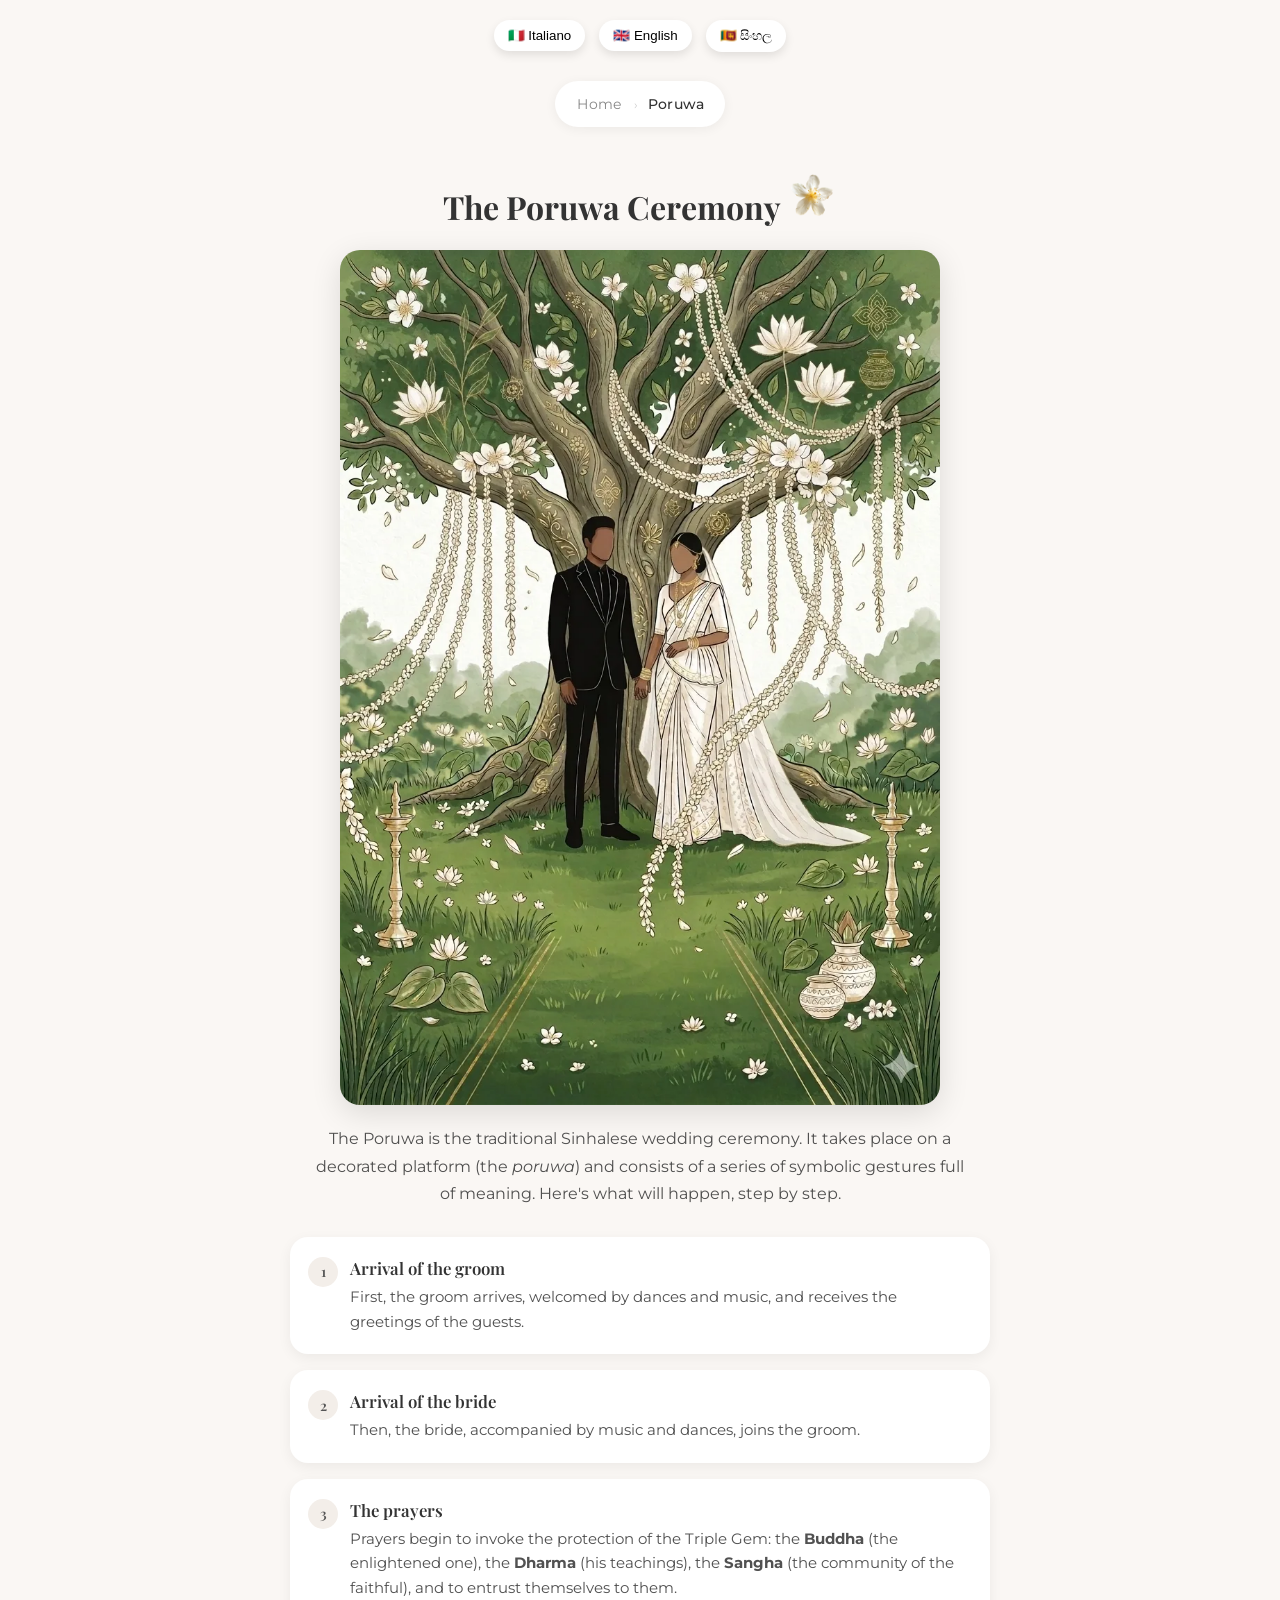
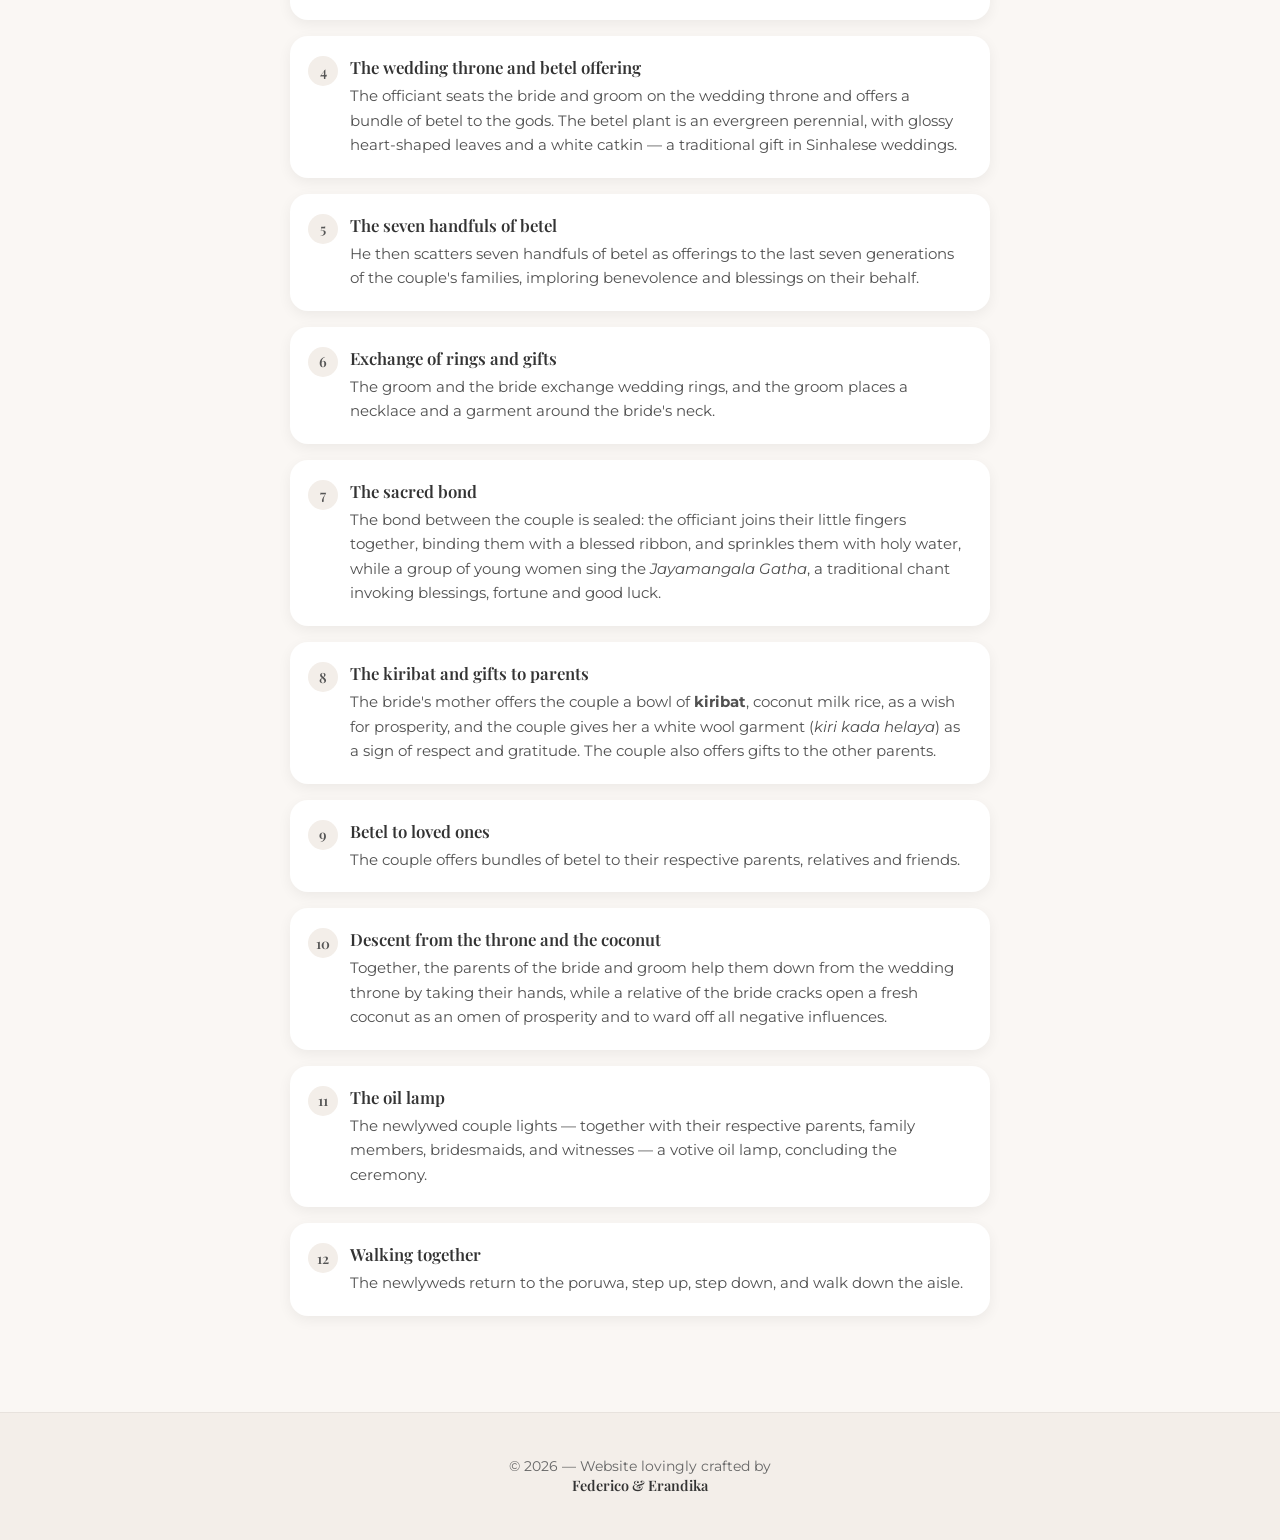
<file: pages/poruwa.html>
<!doctype html>
<html lang="it">
<head>
  <meta charset="UTF-8" />
  <meta name="viewport" content="width=device-width, initial-scale=1.0" />
  <title>Wedding Day — Cerimonia del Poruwa</title>

  <link href="https://fonts.googleapis.com/css2?family=Playfair+Display:wght@400;600&family=Montserrat:wght@300;500&display=swap" rel="stylesheet">
  <link rel="icon" type="image/png" href="../assets/img/wedding-logo.png">
  <link rel="apple-touch-icon" href="../assets/img/wedding-logo.png">

  <style>
    body {
      margin: 0;
      font-family: 'Montserrat', sans-serif;
      background: #faf7f4;
      color: #333;
      text-align: center;
    }

    h1, h2, h3 {
      font-family: 'Playfair Display', serif;
    }

    .container {
      max-width: 800px;
      margin: auto;
      padding: 20px;
    }

    .lang-switch {
      margin-bottom: 15px;
    }

    .lang-switch button {
      border: none;
      background: white;
      padding: 8px 14px;
      margin: 0 5px;
      border-radius: 20px;
      cursor: pointer;
      box-shadow: 0 4px 10px rgba(0,0,0,0.1);
    }

    /* Breadcrumb navigation */
    .breadcrumb {
      display: inline-flex;
      align-items: center;
      justify-content: center;
      flex-wrap: wrap;
      gap: 0;
      margin: 14px 0 22px;
      padding: 10px 20px;
      background: white;
      border-radius: 30px;
      box-shadow: 0 2px 12px rgba(0,0,0,0.06);
      font-size: 0.88rem;
      letter-spacing: 0.02em;
    }

    .breadcrumb a {
      text-decoration: none;
      color: #888;
      padding: 4px 2px;
      transition: color 0.2s;
    }

    .breadcrumb a:hover {
      color: #333;
    }

    .breadcrumb .sep {
      margin: 0 10px;
      color: #ccc;
      font-size: 0.75rem;
      user-select: none;
    }

    .breadcrumb .current {
      color: #333;
      font-weight: 500;
    }

    .hero-img-wrapper {
      position: relative;
      width: 100%;
      max-width: 600px;
      margin: 20px auto;
      border-radius: 20px;
      overflow: hidden;
      box-shadow: 0 8px 30px rgba(0,0,0,0.12);
      aspect-ratio: 864 / 1232;
    }

    .hero-img-wrapper .placeholder {
      position: absolute;
      inset: 0;
      width: 100%;
      height: 100%;
      object-fit: cover;
      filter: blur(12px);
      transform: scale(1.05);
      transition: opacity .4s ease;
      z-index: 1;
    }

    .hero-img-wrapper .placeholder.loaded {
      opacity: 0;
      pointer-events: none;
    }

    .hero-img {
      display: block;
      width: 100%;
      height: auto;
      border-radius: 0;
      box-shadow: none;
    }

    .intro-text {
      font-size: 1rem;
      line-height: 1.7;
      opacity: .85;
      max-width: 650px;
      margin: 10px auto 30px;
    }

    /* Steps */
    .ceremony-steps {
      text-align: left;
      max-width: 700px;
      margin: 0 auto;
    }

    .step {
      background: white;
      border-radius: 18px;
      padding: 20px 24px;
      margin-bottom: 16px;
      box-shadow: 0 4px 14px rgba(0,0,0,0.06);
      position: relative;
      padding-left: 60px;
    }

    .step-number {
      position: absolute;
      left: 18px;
      top: 20px;
      width: 30px;
      height: 30px;
      background: #f3eee9;
      border-radius: 50%;
      display: flex;
      align-items: center;
      justify-content: center;
      font-family: 'Playfair Display', serif;
      font-weight: 600;
      font-size: 14px;
      color: #555;
    }

    .step-title {
      font-family: 'Playfair Display', serif;
      font-weight: 600;
      font-size: 1.05rem;
      margin-bottom: 6px;
    }

    .step-desc {
      line-height: 1.65;
      opacity: .85;
      font-size: 0.93rem;
    }

    .site-footer {
      margin-top: 60px;
      padding: 30px 20px;
      background: #f3eee9;
      color: #666;
      font-size: .9rem;
      border-top: 1px solid rgba(0,0,0,0.05);
    }

    .site-footer strong {
      font-family: 'Playfair Display', serif;
      font-weight: 600;
      color: #333;
    }

    @media (max-width: 600px) {
      .step {
        padding-left: 52px;
        padding-right: 16px;
      }

      .step-number {
        left: 14px;
      }
    }
  </style>
</head>

<body>
  <div class="container">

    <div class="lang-switch">
      <button onclick="setLanguage('it')">🇮🇹 Italiano</button>
      <button onclick="setLanguage('en')">🇬🇧 English</button>
      <button onclick="setLanguage('si')">🇱🇰 සිංහල</button>
    </div>

    <nav class="breadcrumb" id="breadcrumb">
      <a href="../index.html" id="backHome"></a>
      <span class="sep" id="sepTimeline" style="display:none;">›</span>
      <a href="timeline.html" id="backTimeline" style="display:none;"></a>
      <span class="sep">›</span>
      <span class="current" id="breadcrumbCurrent"></span>
    </nav>

    <h1 id="pageTitle"></h1>

    <div class="hero-img-wrapper">
      <img class="placeholder" src="[data-uri]" alt="" aria-hidden="true">
      <picture>
        <source srcset="../assets/img/poruwa-ceremony-natural.webp" type="image/webp">
        <img class="hero-img"
             src="../assets/img/poruwa-ceremony-natural.png"
             alt="Poruwa Ceremony"
             width="864" height="1232"
             fetchpriority="high"
             decoding="async"
             onload="this.closest('.hero-img-wrapper').querySelector('.placeholder').classList.add('loaded')">
      </picture>
    </div>

    <p class="intro-text" id="pageIntro"></p>

    <div class="ceremony-steps" id="stepsContainer"></div>

  </div>

  <footer class="site-footer">
    <p id="footerText"></p>
  </footer>

  <script>
    const translations = {
      it: {
        pageTitle: 'La cerimonia del Poruwa <img src="../assets/img/white-jasmine-flower.png" class="tf-table-icon" width="50" height="50" style="place-self: anchor-center;">',
        backHome: "Home",
        backTimeline: "Timeline",
        breadcrumbCurrent: "Poruwa",
        pageIntro: "Il Poruwa è la cerimonia nuziale tradizionale singalese. Si svolge su un palco decorato (il <em>poruwa</em>) ed è un susseguirsi di gesti simbolici ricchi di significato. Ecco cosa accadrà, passo dopo passo.",
        footer: "© 2026 — Sito realizzato con amore da<br><strong>Federico & Erandika</strong>",
        steps: [
          {
            title: "Arrivo dello sposo",
            desc: "Dapprima arriva il promesso sposo, accolto da danze e musiche, e riceve il benvenuto dei presenti."
          },
          {
            title: "Arrivo della sposa",
            desc: "Poi, la promessa sposa accompagnata da musiche e danze, raggiunge lo sposo."
          },
          {
            title: "Le preghiere",
            desc: "Iniziano le preghiere per invocare la protezione dei tre santi gemelli: il <strong>Buddha</strong> (l'illuminato), il <strong>Dharma</strong> (il suo insegnamento), il <strong>Sangha</strong> (la comunità dei fedeli), ed affidarsi a loro."
          },
          {
            title: "Il trono nuziale e l'offerta di betel",
            desc: "Il celebrante fa accomodare la promessa sposa e il promesso sposo sul trono nuziale, e offre un fascio di betel agli dei. La pianta di betel è un sempreverde perenne, con foglie lucide a forma di cuore e amento bianco, dono tipico nel matrimonio singalese."
          },
          {
            title: "Le sette manciate di betel",
            desc: "Sparge poi sette manciate di betel in dono alle ultime sette generazioni delle famiglie degli sposi, implorando in loro favore benevolenza e benedizione."
          },
          {
            title: "Scambio degli anelli e doni",
            desc: "Il promesso sposo e la sposa si scambiano gli anelli nuziali, e il promesso sposo pone intorno al collo della promessa sposa una collana e un vestito."
          },
          {
            title: "Il legame sacro",
            desc: "Si stringe il legame fra i due promessi sposi: il celebrante unisce tra loro i due mignoli della coppia legandoli con un nastro benedetto, e lo bagna con acqua benedetta, mentre un gruppo di fanciulle e giovani donne canta la <em>Jayamangala Gatha</em>, canto tradizionale, invocando benedizioni, fortuna e buona sorte."
          },
          {
            title: "Il kiribat e i doni ai genitori",
            desc: "La madre della sposa offre alla coppia una ciotola di <strong>kiribat</strong>, riso al latte di cocco, come augurio di prosperità, e la coppia le dona una veste di lana bianca (<em>kiri kada helaya</em>) in segno di rispetto e gratitudine. Inoltre la coppia offrirà dei doni anche agli altri genitori."
          },
          {
            title: "Betel ai cari",
            desc: "La coppia offre fasci di betel ai rispettivi genitori, parenti e amici."
          },
          {
            title: "Discesa dal trono e la noce di cocco",
            desc: "Insieme, i genitori degli sposi li fanno scendere dal trono nuziale prendendoli per mano, mentre un familiare della sposa apre una noce di cocco fresca quale auspicio di prosperità e per tener lontani tutti gli influssi negativi."
          },
          {
            title: "La lampada ad olio",
            desc: "Ora la coppia appena sposata accende — insieme con i rispettivi genitori, familiari, damigelle, testimoni — una lampada ad olio votiva, a conclusione della cerimonia."
          },
          {
            title: "Il cammino insieme",
            desc: "Gli sposi tornano verso il poruwa, ci salgono, scendono e percorrono la navata."
          }
        ]
      },
      en: {
        pageTitle: 'The Poruwa Ceremony <img src="../assets/img/white-jasmine-flower.png" class="tf-table-icon" width="50" height="50" style="place-self: anchor-center;">',
        backHome: "Home",
        backTimeline: "Timeline",
        breadcrumbCurrent: "Poruwa",
        pageIntro: "The Poruwa is the traditional Sinhalese wedding ceremony. It takes place on a decorated platform (the <em>poruwa</em>) and consists of a series of symbolic gestures full of meaning. Here's what will happen, step by step.",
        footer: "© 2026 — Website lovingly crafted by<br><strong>Federico & Erandika</strong>",
        steps: [
          {
            title: "Arrival of the groom",
            desc: "First, the groom arrives, welcomed by dances and music, and receives the greetings of the guests."
          },
          {
            title: "Arrival of the bride",
            desc: "Then, the bride, accompanied by music and dances, joins the groom."
          },
          {
            title: "The prayers",
            desc: "Prayers begin to invoke the protection of the Triple Gem: the <strong>Buddha</strong> (the enlightened one), the <strong>Dharma</strong> (his teachings), the <strong>Sangha</strong> (the community of the faithful), and to entrust themselves to them."
          },
          {
            title: "The wedding throne and betel offering",
            desc: "The officiant seats the bride and groom on the wedding throne and offers a bundle of betel to the gods. The betel plant is an evergreen perennial, with glossy heart-shaped leaves and a white catkin — a traditional gift in Sinhalese weddings."
          },
          {
            title: "The seven handfuls of betel",
            desc: "He then scatters seven handfuls of betel as offerings to the last seven generations of the couple's families, imploring benevolence and blessings on their behalf."
          },
          {
            title: "Exchange of rings and gifts",
            desc: "The groom and the bride exchange wedding rings, and the groom places a necklace and a garment around the bride's neck."
          },
          {
            title: "The sacred bond",
            desc: "The bond between the couple is sealed: the officiant joins their little fingers together, binding them with a blessed ribbon, and sprinkles them with holy water, while a group of young women sing the <em>Jayamangala Gatha</em>, a traditional chant invoking blessings, fortune and good luck."
          },
          {
            title: "The kiribat and gifts to parents",
            desc: "The bride's mother offers the couple a bowl of <strong>kiribat</strong>, coconut milk rice, as a wish for prosperity, and the couple gives her a white wool garment (<em>kiri kada helaya</em>) as a sign of respect and gratitude. The couple also offers gifts to the other parents."
          },
          {
            title: "Betel to loved ones",
            desc: "The couple offers bundles of betel to their respective parents, relatives and friends."
          },
          {
            title: "Descent from the throne and the coconut",
            desc: "Together, the parents of the bride and groom help them down from the wedding throne by taking their hands, while a relative of the bride cracks open a fresh coconut as an omen of prosperity and to ward off all negative influences."
          },
          {
            title: "The oil lamp",
            desc: "The newlywed couple lights — together with their respective parents, family members, bridesmaids, and witnesses — a votive oil lamp, concluding the ceremony."
          },
          {
            title: "Walking together",
            desc: "The newlyweds return to the poruwa, step up, step down, and walk down the aisle."
          }
        ]
      },
      si: {
        pageTitle: 'පොරුව උත්සවය <img src="../assets/img/white-jasmine-flower.png" class="tf-table-icon" width="50" height="50" style="place-self: anchor-center;">',
        backHome: "මුල් පිටුව",
        backTimeline: "කාලසටහන",
        breadcrumbCurrent: "පොරුව",
        pageIntro: "පොරුව යනු සාම්ප්‍රදායික සිංහල විවාහ උත්සවයයි. එය සැරසිලි කළ වේදිකාවක් (<em>පොරුව</em>) මත සිදු වන අතර, අර්ථවත් සංකේතාත්මක ක්‍රියාවන් මාලාවකින් සමන්විත වේ. පියවරෙන් පියවර සිදුවන්නේ මෙයයි.",
        footer: "© 2026 — ආදරයෙන් නිර්මාණය කළේ<br><strong>ෆෙඩෙරිකෝ & එරන්දිකා</strong>",
        steps: [
          {
            title: "මනමාලයාගේ පැමිණීම",
            desc: "පළමුව, මනමාලයා පැමිණෙන අතර, නර්තන සහ සංගීතයෙන් පිළිගනු ලබන අතර, ආගන්තුකයින්ගේ සුබ පැතුම් ලබා ගනී."
          },
          {
            title: "මනමාලියගේ පැමිණීම",
            desc: "ඉන්පසු, සංගීතය සහ නර්තනවලින් සමන්විත මනමාලිය මනමාලයා වෙත පැමිණේ."
          },
          {
            title: "ප්‍රාර්ථනා",
            desc: "ත්‍රිවිධ රත්නයේ ආරක්ෂාව ඇයද ගෙන එන්නට ප්‍රාර්ථනා ආරම්භ වේ: <strong>බුද්ධ</strong> (බුදුරදුන්), <strong>ධර්ම</strong> (ඔහුගේ ඉගැන්වීම්), <strong>සංඝ</strong> (භික්ෂු පිරිස), සහ ඔවුන්ට පිහිට පැතීම."
          },
          {
            title: "විවාහ සිංහාසනය සහ බුලත් පිදීම",
            desc: "කපුවා මනමාලිය සහ මනමාලයාව විවාහ සිංහාසනයේ වාඩි කරවන අතර, දෙවිවරුන්ට බුලත් මිටක් පිදීම කරයි. බුලත් ශාකය සදාහරිත බහුවාර්ෂික ශාකයක් වන අතර, දිලිසෙන හෘදාකාර කොළ සහ සුදු මල් සහිත — සිංහල විවාහවල සම්ප්‍රදායික තෑග්ගකි."
          },
          {
            title: "බුලත් හත් පිරි",
            desc: "ඉන්පසු ඔහු යුවළගේ පවුල්වල අවසාන පරම්පරා හතට පූජාවක් ලෙස බුලත් හත් පිරි විසුරුවයි, ඔවුන් වෙනුවෙන් සෙනෙහස සහ ආශීර්වාද ඉල්ලයි."
          },
          {
            title: "මුද්ද මාරු කිරීම සහ තෑගි",
            desc: "මනමාලයා සහ මනමාලිය විවාහ මුදු හුවමාරු කරගන්නා අතර, මනමාලයා මනමාලියගේ බෙල්ලේ මාලයක් සහ ඇඳුමක් පළඳවයි."
          },
          {
            title: "ශුද්ධ බැඳීම",
            desc: "යුවළ අතර බැඳීම මුද්‍රා තබනු ලැබේ: කපුවා ඔවුන්ගේ කුඩා ඇඟිලි එකට බැඳ, ආශීර්වාද ලැබූ පටියකින් බැඳ, ශුද්ධ ජලයෙන් ඉසින අතර, තරුණ කාන්තා පිරිසක් <em>ජයමංගල ගාථා</em> ගයති, ආශීර්වාද, වාසනාව සහ ශුභ ලාභය ඉල්ලයි."
          },
          {
            title: "කිරිබත් සහ දෙමාපියන්ට තෑගි",
            desc: "මනමාලියගේ මව යුවළට <strong>කිරිබත්</strong> බඳුනක් පිරිනමන අතර, සෞභාග්‍යයේ පැතුමක් ලෙස, යුවළ ඇයට සුදු ලොම් ඇඳුමක් (<em>කිරි කඩ හැළිය</em>) ගෞරවය සහ කෘතඥතාවයේ සලකුණක් ලෙස පිරිනමයි. යුවළ අනෙකුත් දෙමාපියන්ටද තෑගි පිරිනමයි."
          },
          {
            title: "ආදරණීයයන්ට බුලත්",
            desc: "යුවළ තම දෙමාපියන්ට, ඥාතීන්ට සහ මිතුරන්ට බුලත් මිටි පිරිනමයි."
          },
          {
            title: "සිංහාසනයෙන් බැසීම සහ පොල්",
            desc: "මනමාලියගේ සහ මනමාලයාගේ දෙමාපියන් එකට, ඔවුන්ගේ අත් අල්ලාගෙන විවාහ සිංහාසනයෙන් බැස යාමට උපකාර කරන අතර, මනමාලියගේ ඥාතියෙකු සෞභාග්‍යයේ ශුභ ලකුණක් ලෙසත්, සියලු අයහපත් බලපෑම් වළක්වා ගැනීමට ද නැවුම් පොල් ගෙඩියක් පළයි."
          },
          {
            title: "තෙල් පහන",
            desc: "අලුත් විවාහ යුවළ — තම දෙමාපියන්, පවුලේ සාමාජිකයින්, නැටුම්කාරියන්, සහ සාක්ෂිකරුවන් සමඟ — පූජා තෙල් පහනක් දල්වා, උත්සවය නිමා කරයි."
          },
          {
            title: "එකට ගමන් කිරීම",
            desc: "අලුත් විවාහ යුවළ පොරුව වෙත ආපසු ගොස්, ඒ මතට නැඟී, බැසගොස්, මංගල මාර්ගය ඔස්සේ ගමන් කරයි."
          }
        ]
      }
    };

    let globalLanguage;

    function detectLanguage() {
      const saved = localStorage.getItem('lang');
      if (saved) return saved;
      const browserLang = navigator.language || navigator.userLanguage;
      if (browserLang && browserLang.startsWith('si')) return 'si';
      return browserLang && browserLang.startsWith('en') ? 'en' : 'it';
    }

    function setLanguage(lang) {
      localStorage.setItem('lang', lang);
      applyLanguage(lang);
    }

    function applyLanguage(lang) {
      document.documentElement.lang = lang;
      globalLanguage = lang;

      const t = translations[lang];
      document.getElementById('pageTitle').innerHTML = t.pageTitle;
      document.getElementById('backHome').textContent = t.backHome;
      document.getElementById('breadcrumbCurrent').textContent = t.breadcrumbCurrent;
      document.getElementById('pageIntro').innerHTML = t.pageIntro;
      document.getElementById('footerText').innerHTML = t.footer;

      // Mostra crumb "Timeline" solo se l'utente arriva dalla timeline
      const fromTimeline = document.referrer && document.referrer.includes('timeline');
      document.getElementById('backTimeline').textContent = t.backTimeline;
      document.getElementById('backTimeline').style.display = fromTimeline ? 'inline' : 'none';
      document.getElementById('sepTimeline').style.display = fromTimeline ? 'inline' : 'none';

      // Render steps
      const container = document.getElementById('stepsContainer');
      container.innerHTML = t.steps.map((step, i) => `
        <div class="step">
          <div class="step-number">${i + 1}</div>
          <div class="step-title">${step.title}</div>
          <div class="step-desc">${step.desc}</div>
        </div>
      `).join('');
    }

    // INIT
    applyLanguage(detectLanguage());
  </script>
</body>
</html>
</file>
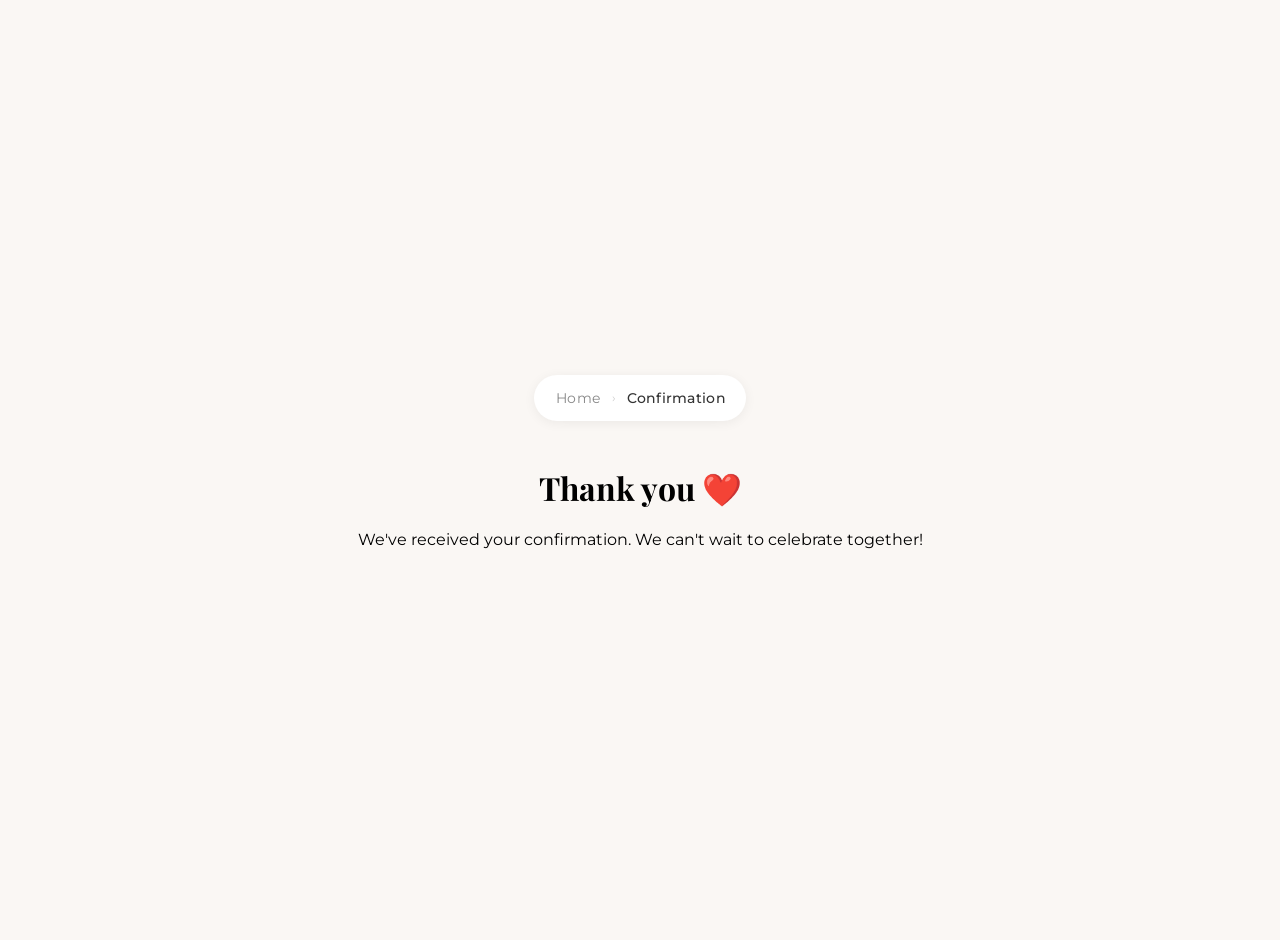
<file: response/thank-you.html>
<!DOCTYPE html>
<html lang="it">
<head>
  <meta charset="UTF-8">
  <title>Grazie ❤️</title>
  <meta name="viewport" content="width=device-width, initial-scale=1.0">
  <link href="https://fonts.googleapis.com/css2?family=Playfair+Display&family=Montserrat&display=swap" rel="stylesheet">
  <style>
    body {
      margin:0;
      display:flex;
      flex-direction:column;
      justify-content:center;
      align-items:center;
      min-height:100vh;
      background:#faf7f4;
      font-family:'Montserrat', sans-serif;
      text-align:center;
      padding:20px;
    }
    h1 {
      font-family:'Playfair Display', serif;
    }

    /* Breadcrumb navigation */
    .breadcrumb {
      display: inline-flex;
      align-items: center;
      gap: 0;
      margin: 0 0 24px;
      padding: 10px 20px;
      background: white;
      border-radius: 30px;
      box-shadow: 0 2px 12px rgba(0,0,0,0.06);
      font-size: 0.88rem;
      letter-spacing: 0.02em;
    }

    .breadcrumb a {
      text-decoration: none;
      color: #888;
      padding: 4px 2px;
      transition: color 0.2s;
      display: inline-block;
      margin: 0;
      box-shadow: none;
      background: none;
      border-radius: 0;
    }

    .breadcrumb a:hover {
      color: #333;
    }

    .breadcrumb .sep {
      margin: 0 10px;
      color: #ccc;
      font-size: 0.75rem;
      user-select: none;
    }

    .breadcrumb .current {
      color: #333;
      font-weight: 500;
    }
  </style>
</head>

<body>
  <nav class="breadcrumb">
    <a href="https://federicoerandika-max.github.io/weddingDay/" id="backHome"></a>
    <span class="sep">›</span>
    <span class="current" id="breadcrumbCurrent"></span>
  </nav>

  <div>
    <h1 id="title"></h1>
    <p id="text"></p>
  </div>

<script>
const lang = (() => {
  const saved = localStorage.getItem('lang');
  if (saved) return saved;
  const bl = (navigator.language || '');
  if (bl.startsWith('si')) return 'si';
  return bl.startsWith('en') ? 'en' : 'it';
})();

const t = {
  it: {
    title: "Grazie di cuore ❤️",
    text: "Abbiamo ricevuto la tua conferma. Non vediamo l'ora di festeggiare insieme!",
    backHome: "Home",
    breadcrumbCurrent: "Conferma"
  },
  en: {
    title: "Thank you ❤️",
    text: "We've received your confirmation. We can't wait to celebrate together!",
    backHome: "Home",
    breadcrumbCurrent: "Confirmation"
  },
  si: {
    title: "හෘදයාංගමව ස්තූතියි ❤️",
    text: "අපට ඔබේ තහවුරුව ලැබී ඇත. එකට සැමරීමට අපි බලා සිටිනවා!",
    backHome: "මුල් පිටුව",
    breadcrumbCurrent: "තහවුරුව"
  }
};

document.getElementById('title').innerHTML = t[lang].title;
document.getElementById('text').innerHTML = t[lang].text;
document.getElementById('backHome').textContent = t[lang].backHome;
document.getElementById('breadcrumbCurrent').textContent = t[lang].breadcrumbCurrent;
</script>
</body>
</html>
</file>
<file: assets/css/future-updates.css>
.future-updates {
  margin: 50px auto 20px;
  padding: 28px 24px;
  max-width: 700px;
  background: linear-gradient(135deg, #ffffff, #f7f2ec);
  border-radius: 20px;
  box-shadow: 0 12px 30px rgba(0,0,0,0.08);
  text-align: center;
}

.future-updates .future-icon {
  font-size: 1.6rem;
  display: inline-block;
  margin-bottom: 10px;
  animation: sparkle 2.5s ease-in-out infinite;
}

@keyframes sparkle {
  0%, 100% { opacity: 0.4; transform: scale(0.95); }
  50% { opacity: 1; transform: scale(1.05); }
}

.future-updates p {
  margin: 0;
  line-height: 1.7;
  font-size: 1rem;
  color: #444;
}


/* WEBSHOOT button */
.action-btn {
  margin: 30px auto 10px;
  padding: 16px 28px;
  font-size: 1.05rem;
  border-radius: 999px;
  background: linear-gradient(135deg, #f76c6f, #f78b6c);
  color: #fff;
  border: none;
  cursor: pointer;
  box-shadow: 0 10px 25px rgba(247,139,108,1);
  transition: transform 0.25s ease, box-shadow 0.25s ease;
}

.action-btn:active {
  transform: scale(0.96);
}

.btn-timeline.hidden {
  display: none;
}
</file>
<file: assets/css/photo-share.css>
.instagram-share {
  margin: 40px auto 20px;
  text-align: center;
}

.instagram-share.hidden {
  display: none;
}

.share-text {
  margin-bottom: 16px;
  font-size: 1rem;
  line-height: 1.6;
  color: #444;
}

.ig-button {
  padding: 14px 28px;
  font-size: 1rem;
  border-radius: 30px;
  border: none;
  cursor: pointer;
  background: linear-gradient(45deg, #feda75, #fa7e1e, #d62976, #962fbf, #4f5bd5);
  color: white;
  font-weight: 600;
  box-shadow: 0 10px 25px rgba(0,0,0,0.15);
  transition: transform 0.2s ease, box-shadow 0.2s ease;
}

.ig-button:hover {
  transform: translateY(-2px);
  box-shadow: 0 14px 30px rgba(0,0,0,0.2);
}
</file>
<file: assets/css/gallery.css>
.hashtag-gallery {
  margin: 60px auto;
  text-align: center;
  max-width: 900px;
}

.hashtag-gallery.hidden {
  display: none;
}

.hashtag-gallery h3 {
  font-size: 1.4rem;
  margin-bottom: 10px;
}

.gallery-embed {
  margin-top: 30px;
}
</file>
<file: assets/css/navbarstyles.css>
/* Navbar base */
.navbar {
  position: sticky;
  top: 0;
  z-index: 1000;
  background: rgba(250,247,244,0.92);
  backdrop-filter: blur(10px);
  border-bottom: 1px solid rgba(0,0,0,0.05);
  transition: transform .6s cubic-bezier(.2,.8,.2,1), opacity .45s ease .08s;
  opacity: 1;
  transform: translateY(0);
  will-change: transform, opacity;
}

.nav-container {
  display: flex;
  justify-content: space-between;
  align-items: center;
  padding: 14px 20px;
  max-width: 1100px;
  margin: auto;
}

.nav-logo {
  font-family: 'Playfair Display', serif;
  font-size: 1.1rem;
  text-decoration: none;
  color: #333;
}

.nav-toggle {
  background: none;
  border: none;
  font-size: 1.6rem;
  cursor: pointer;
  transition: transform .22s ease, opacity .18s ease;
  display: inline-flex;
  align-items: center;
  justify-content: center;
  width: 44px;
  height: 44px;
  border-radius: 10px;
}

.nav-toggle:hover {
  background: rgba(0,0,0,0.03);
}

.nav-toggle:focus-visible {
  outline: 3px solid rgba(34,34,34,0.08);
  outline-offset: 3px;
}

.nav-toggle.active {
  transform: rotate(90deg) scale(1.03);
}

/* MOBILE MENU (default) - mobile-first approach */
.nav-container {
  position: relative;
}

.nav-links {
  position: absolute;
  top: 100%;
  left: 0;
  right: 0;
  display: flex;
  flex-direction: column;
  align-items: center;
  background: #faf7f4;
  overflow: hidden;
  max-height: 0;
  padding: 0 12px;
  box-shadow: 0 8px 24px rgba(0,0,0,0.06);
  border-bottom-left-radius: 12px;
  border-bottom-right-radius: 12px;
  transition: max-height 0.35s ease, padding 0.25s ease;
  z-index: 999;
}

.nav-links.open {
  max-height: var(--nav-height, 800px);
  padding: 12px;
}

.nav-link {
  display: inline-block;
  padding: 10px 16px;
  text-decoration: none;
  color: #555;
  border-top: 1px solid rgba(0,0,0,0.03);
  border-radius: 10px;
  margin: 6px 0;
  width: auto;
  background: #fff;
  box-shadow: 0 6px 18px rgba(0,0,0,0.06);
}

/* Micro-interactions */
.nav-link {
  transition: transform .14s ease, box-shadow .18s ease, background .18s ease, color .12s ease;
}

.nav-link:hover {
  transform: translateY(-4px);
  box-shadow: 0 12px 30px rgba(0,0,0,0.09);
  color: #222;
}

.nav-link:active {
  transform: translateY(0) scale(.995);
}

.nav-link:focus-visible {
  outline: 3px solid rgba(34,34,34,0.08);
  outline-offset: 4px;
}

@media (max-width: 768px) {
  .nav-link {
    margin-bottom: 25px;
  }
}

/* DESKTOP layout */
@media (min-width: 768px) {
  .nav-toggle {
    display: none;
  }

  .nav-container {
    position: static;
  }

  .nav-links {
    position: static;
    max-height: none;
    flex-direction: row;
    justify-content: center;
    gap: 24px;
    padding: 10px 0;
    background: transparent;
    box-shadow: none;
    width: auto;
    align-items: baseline;
  }

  .nav-link {
    border: none;
    padding: 8px 12px;
    margin: 0;
    background: transparent;
    box-shadow: none;
  }
}

.navbar.hidden {
  opacity: 0;
  transform: translateY(-18px);
  pointer-events: none;
}

.navTimeline.hidden {
  display: none;
}
</file>
<file: assets/css/table-finder.css>
/* ==========================================
   TABLE FINDER – "Trova il tuo tavolo"
   ========================================== */

/* ── Sezione container ── */
.table-finder {
  max-width: 520px;
  margin: 40px auto;
  padding: 36px 24px;
  background: #fff;
  border-radius: 24px;
  box-shadow: 0 8px 30px rgba(0, 0, 0, 0.08);
  text-align: center;
}

.table-finder h2 {
  font-family: 'Playfair Display', serif;
  font-size: 1.6rem;
  margin-bottom: 6px;
  color: #333;
}

.table-finder .tf-subtitle {
  font-size: 0.92rem;
  color: #888;
  margin-bottom: 28px;
}

/* ── Form di ricerca con autocomplete ── */
.tf-search-form {
  display: flex;
  justify-content: center;
  flex-wrap: wrap;
}

.tf-autocomplete-wrapper {
  position: relative;
  width: 100%;
  max-width: 360px;
}

.tf-search-form input {
  width: 100%;
  padding: 14px 18px;
  border: 2px solid #e8e3de;
  border-radius: 30px;
  font-family: 'Montserrat', sans-serif;
  font-size: 15px;
  outline: none;
  transition: border-color 0.3s, border-radius 0.2s;
  background: #faf7f4;
  color: #333;
  box-sizing: border-box;
}

.tf-search-form input:focus {
  border-color: #c9a96e;
}

.tf-search-form input.dropdown-open {
  border-radius: 20px 20px 0 0;
  border-bottom-color: transparent;
}

.tf-search-form input::placeholder {
  color: #bbb;
}

/* ── Dropdown autocomplete ── */
.tf-dropdown {
  position: absolute;
  top: 100%;
  left: 0;
  right: 0;
  margin: 0;
  padding: 0;
  list-style: none;
  background: #fff;
  border: 2px solid #c9a96e;
  border-top: none;
  border-radius: 0 0 20px 20px;
  max-height: 220px;
  overflow-y: auto;
  z-index: 100;
  display: none;
  box-shadow: 0 8px 24px rgba(0, 0, 0, 0.08);
}

.tf-dropdown.open {
  display: block;
  animation: tfDropIn 0.25s ease;
}

@keyframes tfDropIn {
  from {
    opacity: 0;
    transform: translateY(-6px);
  }
  to {
    opacity: 1;
    transform: translateY(0);
  }
}

.tf-dropdown li {
  padding: 12px 18px;
  cursor: pointer;
  font-family: 'Montserrat', sans-serif;
  font-size: 14px;
  color: #444;
  transition: background 0.15s;
  text-align: left;
  border-bottom: 1px solid #f0ebe5;
}

.tf-dropdown li:last-child {
  border-bottom: none;
}

.tf-dropdown li:hover,
.tf-dropdown li.active {
  background: #fdf6ec;
  color: #c9a96e;
}

.tf-dropdown li .tf-li-table {
  display: block;
  font-size: 11px;
  color: #bbb;
  margin-top: 2px;
}

/* ── Scrollbar custom ── */
.tf-dropdown::-webkit-scrollbar {
  width: 6px;
}

.tf-dropdown::-webkit-scrollbar-track {
  background: transparent;
}

.tf-dropdown::-webkit-scrollbar-thumb {
  background: #ddd;
  border-radius: 10px;
}

.tf-dropdown::-webkit-scrollbar-thumb:hover {
  background: #c9a96e;
}

/* ── Risultato ── */
.tf-result {
  margin-top: 28px;
  opacity: 0;
  transform: translateY(12px);
  transition: all 0.5s ease;
  pointer-events: none;
}

.tf-result.visible {
  opacity: 1;
  transform: translateY(0);
  pointer-events: auto;
}

.tf-result-card {
  display: inline-block;
  padding: 24px 36px;
  background: linear-gradient(135deg, #fdf6ec 0%, #f5ede0 100%);
  border-radius: 20px;
  box-shadow: 0 6px 24px rgba(0, 0, 0, 0.06);
  position: relative;
  overflow: hidden;
}

.tf-result-card::before {
  content: '';
  position: absolute;
  top: -30px;
  right: -30px;
  width: 80px;
  height: 80px;
  background: rgba(201, 169, 110, 0.1);
  border-radius: 50%;
}

.tf-result-card .tf-guest-name {
  font-family: 'Playfair Display', serif;
  font-size: 1.1rem;
  color: #555;
  margin-bottom: 8px;
}

.tf-result-card .tf-table-name {
  font-family: 'Playfair Display', serif;
  font-size: 1.8rem;
  font-weight: 600;
  color: #c9a96e;
  margin: 0;
}

.tf-result-card .tf-table-icon {
  font-size: 2.2rem;
  margin-bottom: 8px;
  display: block;
}

/* ── Errore / non trovato ── */
.tf-not-found {
  margin-top: 20px;
  color: #c27a5a;
  font-size: 0.92rem;
  opacity: 0;
  transition: opacity 0.4s;
}

.tf-not-found.visible {
  opacity: 1;
}

/* ── Pulsante reset (per chi ha già cercato) ── */
.tf-change-btn {
  margin-top: 18px;
  padding: 10px 20px;
  border: 1.5px solid #e0d6ca;
  border-radius: 24px;
  background: transparent;
  font-family: 'Montserrat', sans-serif;
  font-size: 13px;
  color: #999;
  cursor: pointer;
  transition: all 0.25s;
}

.tf-change-btn:hover {
  border-color: #c9a96e;
  color: #c9a96e;
}

/* ── Responsive ── */
@media (max-width: 480px) {
  .table-finder {
    margin: 28px 16px;
    padding: 28px 16px;
  }

  .tf-autocomplete-wrapper {
    max-width: 100%;
  }

  .tf-result-card {
    padding: 20px 24px;
  }

  .tf-result-card .tf-table-name {
    font-size: 1.4rem;
  }
}
</file>
